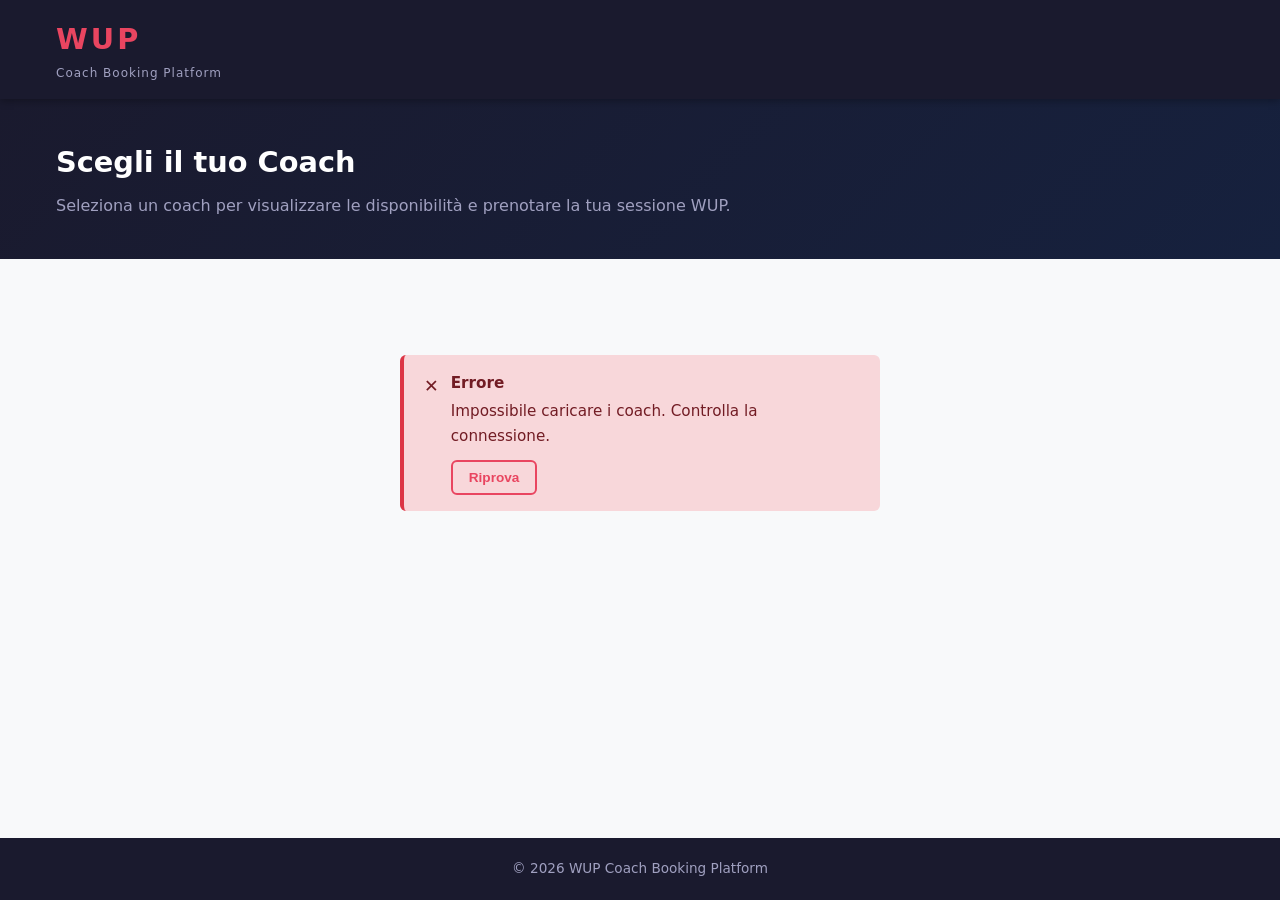
<file: web/index.html>
<!DOCTYPE html>
<html lang="it">
<head>
  <meta charset="UTF-8">
  <meta name="viewport" content="width=device-width, initial-scale=1.0">
  <title>WUP Coach Booking – Scegli il tuo Coach</title>
  <meta name="description" content="Prenota una sessione WUP con il tuo coach preferito.">
  <link rel="stylesheet" href="style.css">
</head>
<body>

  <header>
    <div class="container header-inner">
      <div>
        <div class="logo">WUP</div>
        <div class="logo-subtitle">Coach Booking Platform</div>
      </div>
    </div>
  </header>

  <div class="page-hero">
    <div class="container">
      <h1>Scegli il tuo Coach</h1>
      <p>Seleziona un coach per visualizzare le disponibilità e prenotare la tua sessione WUP.</p>
    </div>
  </div>

  <main>
    <div class="container">
      <div id="coaches-container">
        <!-- Stato iniziale: loading -->
        <div class="loading-overlay">
          <div class="spinner"></div>
          <p class="loading-text">Caricamento coach in corso...</p>
        </div>
      </div>
    </div>
  </main>

  <footer>
    <p>&copy; <span id="year"></span> WUP Coach Booking Platform</p>
  </footer>

  <script src="app.js"></script>
  <script>
    document.getElementById('year').textContent = new Date().getFullYear();
  </script>
</body>
</html>
</file>
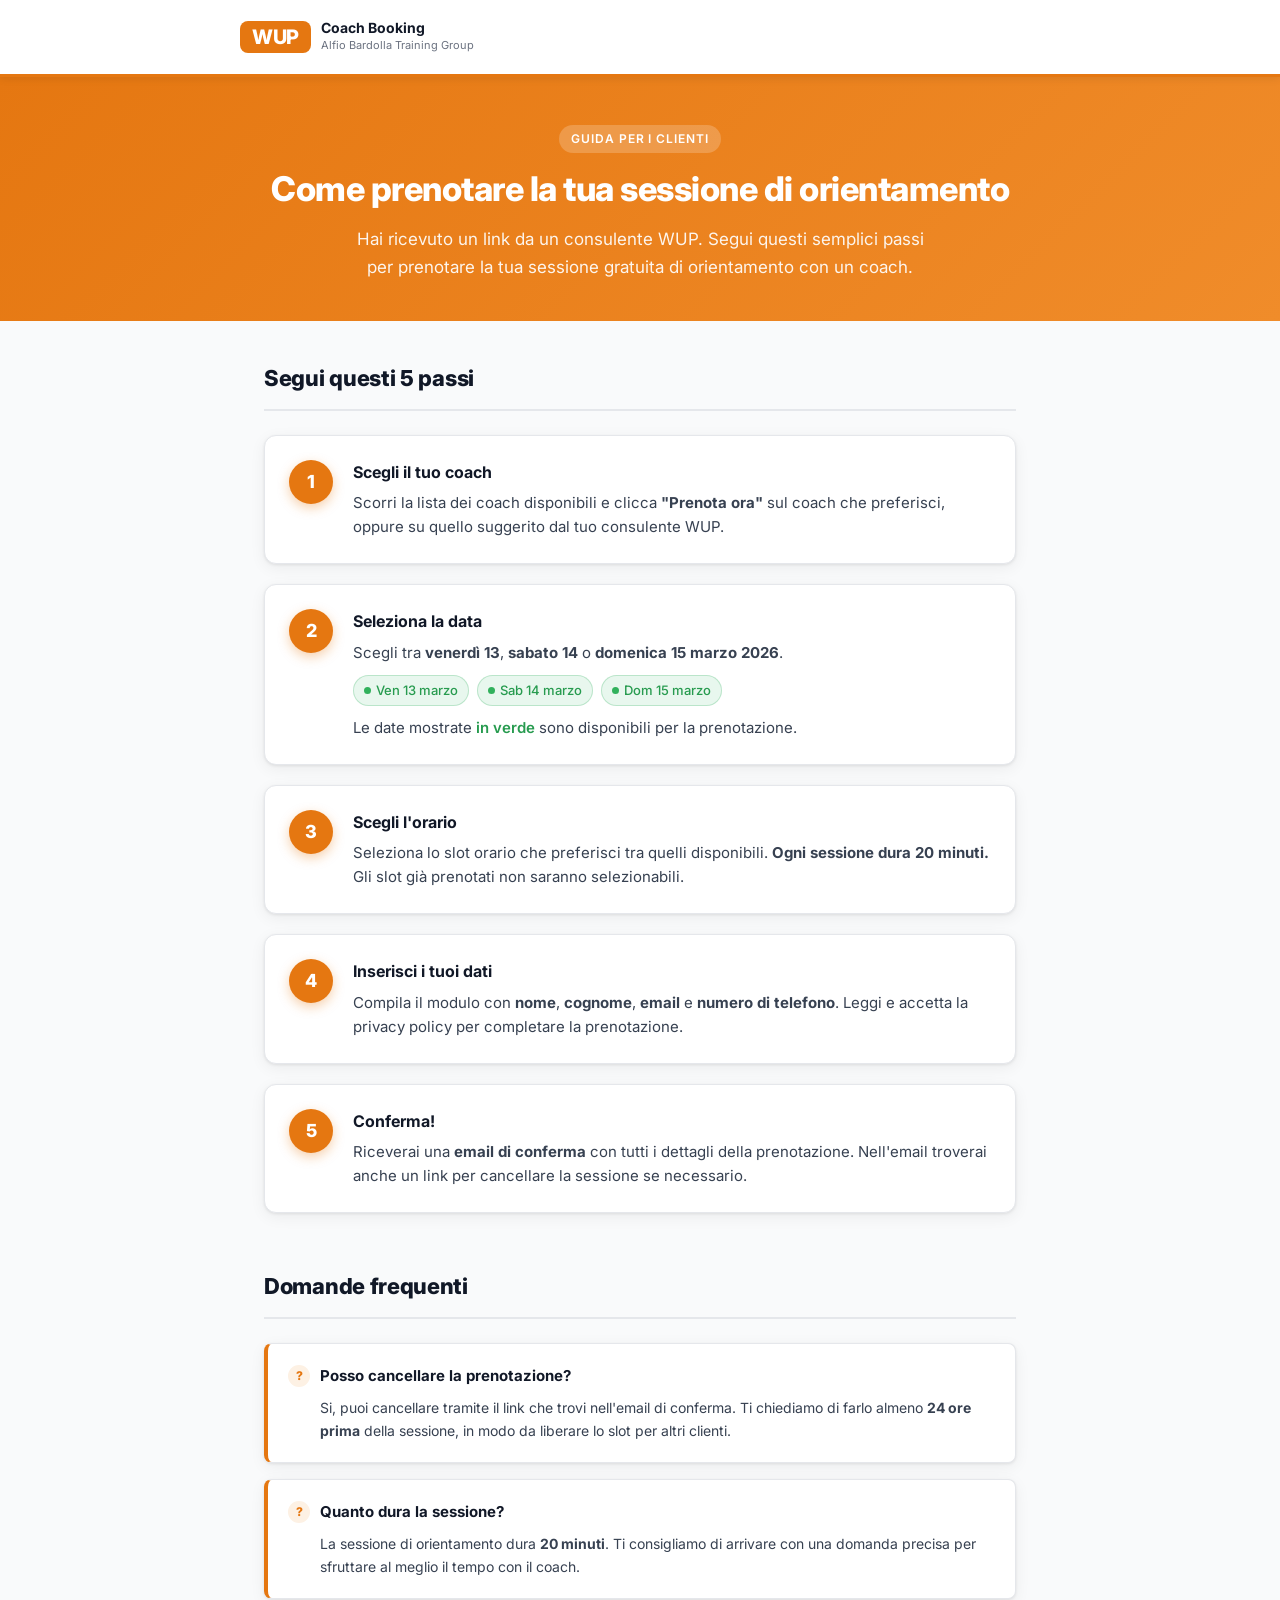
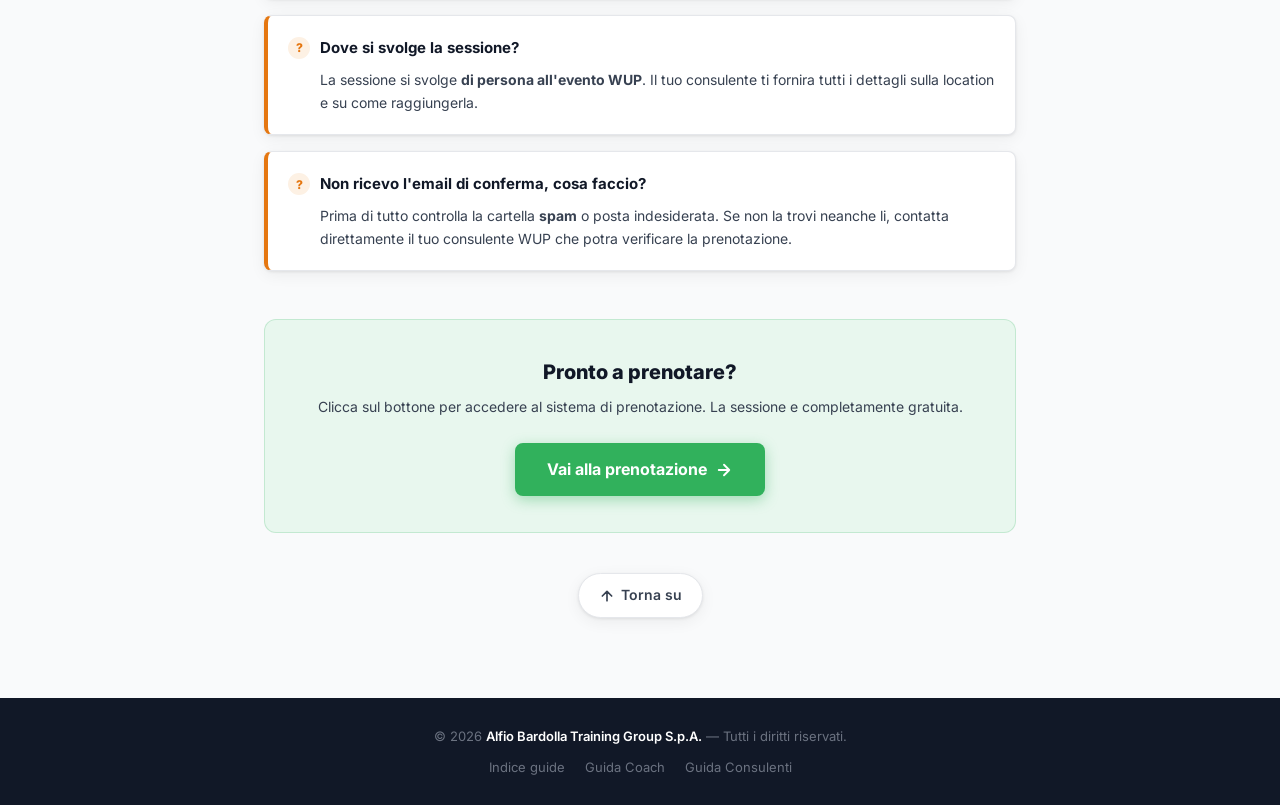
<file: docs/guida-clienti.html>
<!DOCTYPE html>
<html lang="it">
<head>
  <meta charset="UTF-8" />
  <meta name="viewport" content="width=device-width, initial-scale=1" />
  <title>Come prenotare la tua sessione — WUP Coach Booking</title>
  <meta name="description" content="Guida passo-passo per prenotare la tua sessione gratuita di orientamento con un coach WUP durante l'evento ABTG." />
  <link rel="preconnect" href="https://fonts.googleapis.com" />
  <link rel="preconnect" href="https://fonts.gstatic.com" crossorigin />
  <link href="https://fonts.googleapis.com/css2?family=Inter:wght@400;500;600;700;800&display=swap" rel="stylesheet" />
  <style>
    /* ── Reset & base ── */
    *, *::before, *::after { box-sizing: border-box; margin: 0; padding: 0; }

    :root {
      --orange: #E57711;
      --orange-light: #FDF1E4;
      --orange-dark: #C5650E;
      --green: #31B15C;
      --green-light: #E8F7EE;
      --green-dark: #279B4F;
      --white: #FFFFFF;
      --gray-50: #F9FAFB;
      --gray-100: #F3F4F6;
      --gray-200: #E5E7EB;
      --gray-500: #6B7280;
      --gray-700: #374151;
      --gray-900: #111827;
      --radius: 12px;
      --radius-sm: 8px;
      --shadow: 0 1px 3px rgba(0,0,0,.08), 0 4px 16px rgba(0,0,0,.06);
      --shadow-md: 0 4px 6px rgba(0,0,0,.07), 0 10px 30px rgba(0,0,0,.10);
    }

    html { scroll-behavior: smooth; }

    body {
      font-family: 'Inter', system-ui, -apple-system, sans-serif;
      font-size: 16px;
      line-height: 1.6;
      color: var(--gray-900);
      background: var(--gray-50);
      -webkit-font-smoothing: antialiased;
    }

    /* ── Header ── */
    .site-header {
      background: var(--white);
      border-bottom: 3px solid var(--orange);
      padding: 20px 24px;
      position: sticky;
      top: 0;
      z-index: 100;
      box-shadow: 0 2px 8px rgba(0,0,0,.08);
    }

    .header-inner {
      max-width: 800px;
      margin: 0 auto;
      display: flex;
      align-items: center;
      gap: 16px;
    }

    .logo {
      display: flex;
      align-items: center;
      gap: 10px;
      text-decoration: none;
    }

    .logo-badge {
      background: var(--orange);
      color: var(--white);
      font-size: 20px;
      font-weight: 800;
      letter-spacing: -0.5px;
      padding: 6px 12px;
      border-radius: var(--radius-sm);
      line-height: 1;
    }

    .logo-text {
      display: flex;
      flex-direction: column;
    }

    .logo-title {
      font-size: 14px;
      font-weight: 700;
      color: var(--gray-900);
      line-height: 1.2;
    }

    .logo-sub {
      font-size: 11px;
      color: var(--gray-500);
      font-weight: 400;
    }

    /* ── Hero ── */
    .hero {
      background: linear-gradient(135deg, var(--orange) 0%, #F08C2A 100%);
      color: var(--white);
      padding: 48px 24px 40px;
      text-align: center;
    }

    .hero-tag {
      display: inline-block;
      background: rgba(255,255,255,.2);
      color: var(--white);
      font-size: 12px;
      font-weight: 600;
      letter-spacing: 0.08em;
      text-transform: uppercase;
      padding: 4px 12px;
      border-radius: 99px;
      margin-bottom: 16px;
    }

    .hero h1 {
      font-size: clamp(22px, 5vw, 34px);
      font-weight: 800;
      line-height: 1.2;
      margin-bottom: 16px;
      letter-spacing: -0.5px;
    }

    .hero p {
      font-size: clamp(15px, 2.5vw, 17px);
      opacity: .92;
      max-width: 580px;
      margin: 0 auto;
      line-height: 1.65;
    }

    /* ── Main layout ── */
    .main {
      max-width: 800px;
      margin: 0 auto;
      padding: 40px 24px 80px;
    }

    /* ── Section titles ── */
    .section-title {
      font-size: clamp(18px, 3vw, 22px);
      font-weight: 800;
      color: var(--gray-900);
      margin-bottom: 24px;
      padding-bottom: 12px;
      border-bottom: 2px solid var(--gray-200);
      letter-spacing: -0.3px;
    }

    /* ── Steps ── */
    .steps {
      display: flex;
      flex-direction: column;
      gap: 20px;
      margin-bottom: 56px;
    }

    .step-card {
      background: var(--white);
      border-radius: var(--radius);
      padding: 24px;
      box-shadow: var(--shadow);
      display: flex;
      gap: 20px;
      align-items: flex-start;
      border: 1px solid var(--gray-200);
      transition: box-shadow .2s, transform .2s;
    }

    .step-card:hover {
      box-shadow: var(--shadow-md);
      transform: translateY(-2px);
    }

    .step-number {
      flex-shrink: 0;
      width: 44px;
      height: 44px;
      background: var(--orange);
      color: var(--white);
      border-radius: 50%;
      display: flex;
      align-items: center;
      justify-content: center;
      font-size: 18px;
      font-weight: 800;
      line-height: 1;
      box-shadow: 0 4px 12px rgba(229,119,17,.35);
    }

    .step-content {
      flex: 1;
    }

    .step-title {
      font-size: 16px;
      font-weight: 700;
      color: var(--gray-900);
      margin-bottom: 6px;
    }

    .step-desc {
      font-size: 15px;
      color: var(--gray-700);
      line-height: 1.6;
    }

    .step-desc .highlight {
      color: var(--green-dark);
      font-weight: 600;
    }

    /* ── Info chips ── */
    .info-chips {
      display: flex;
      flex-wrap: wrap;
      gap: 8px;
      margin-top: 10px;
    }

    .chip {
      display: inline-flex;
      align-items: center;
      gap: 5px;
      font-size: 13px;
      font-weight: 500;
      padding: 4px 10px;
      border-radius: 99px;
      background: var(--green-light);
      color: var(--green-dark);
      border: 1px solid rgba(49,177,92,.25);
    }

    .chip-dot {
      width: 7px;
      height: 7px;
      border-radius: 50%;
      background: var(--green);
    }

    /* ── FAQ ── */
    .faq-list {
      display: flex;
      flex-direction: column;
      gap: 16px;
      margin-bottom: 48px;
    }

    .faq-item {
      background: var(--white);
      border-radius: var(--radius-sm);
      border: 1px solid var(--gray-200);
      border-left: 4px solid var(--orange);
      padding: 20px 20px 20px 20px;
      box-shadow: var(--shadow);
    }

    .faq-question {
      font-size: 15px;
      font-weight: 700;
      color: var(--gray-900);
      margin-bottom: 8px;
      display: flex;
      align-items: flex-start;
      gap: 10px;
    }

    .faq-icon {
      flex-shrink: 0;
      width: 22px;
      height: 22px;
      background: var(--orange-light);
      color: var(--orange);
      border-radius: 50%;
      display: inline-flex;
      align-items: center;
      justify-content: center;
      font-size: 12px;
      font-weight: 800;
      margin-top: 1px;
    }

    .faq-answer {
      font-size: 14px;
      color: var(--gray-700);
      line-height: 1.65;
      padding-left: 32px;
    }

    /* ── CTA ── */
    .cta-section {
      text-align: center;
      background: var(--green-light);
      border: 1px solid rgba(49,177,92,.2);
      border-radius: var(--radius);
      padding: 36px 24px;
    }

    .cta-title {
      font-size: 20px;
      font-weight: 800;
      color: var(--gray-900);
      margin-bottom: 8px;
    }

    .cta-sub {
      font-size: 14px;
      color: var(--gray-700);
      margin-bottom: 24px;
    }

    .btn-cta {
      display: inline-flex;
      align-items: center;
      gap: 8px;
      background: var(--green);
      color: var(--white);
      font-family: 'Inter', sans-serif;
      font-size: 16px;
      font-weight: 700;
      padding: 14px 32px;
      border-radius: var(--radius-sm);
      text-decoration: none;
      border: none;
      cursor: pointer;
      box-shadow: 0 4px 14px rgba(49,177,92,.4);
      transition: background .2s, transform .2s, box-shadow .2s;
    }

    .btn-cta:hover, .btn-cta:focus-visible {
      background: var(--green-dark);
      transform: translateY(-2px);
      box-shadow: 0 6px 20px rgba(49,177,92,.45);
    }

    .btn-cta:active { transform: translateY(0); }

    .btn-cta:focus-visible { outline: 3px solid var(--green); outline-offset: 3px; }

    /* ── Back to top ── */
    .back-top {
      display: flex;
      justify-content: center;
      margin-top: 40px;
    }

    .btn-back-top {
      display: inline-flex;
      align-items: center;
      gap: 6px;
      background: var(--white);
      color: var(--gray-700);
      font-family: 'Inter', sans-serif;
      font-size: 14px;
      font-weight: 600;
      padding: 10px 20px;
      border-radius: 99px;
      border: 1px solid var(--gray-200);
      cursor: pointer;
      text-decoration: none;
      box-shadow: var(--shadow);
      transition: border-color .2s, color .2s, box-shadow .2s;
    }

    .btn-back-top:hover, .btn-back-top:focus-visible {
      border-color: var(--orange);
      color: var(--orange);
      box-shadow: var(--shadow-md);
    }

    .btn-back-top:focus-visible { outline: 3px solid var(--orange); outline-offset: 3px; }

    /* ── Footer ── */
    .site-footer {
      background: var(--gray-900);
      color: var(--gray-500);
      text-align: center;
      padding: 28px 24px;
      font-size: 13px;
    }

    .site-footer strong {
      color: var(--white);
      font-weight: 600;
    }

    .footer-links {
      margin-top: 10px;
      display: flex;
      justify-content: center;
      gap: 20px;
      flex-wrap: wrap;
    }

    .footer-links a {
      color: var(--gray-500);
      text-decoration: none;
      font-size: 13px;
      transition: color .2s;
    }

    .footer-links a:hover { color: var(--orange); }

    /* ── Responsive ── */
    @media (max-width: 520px) {
      .step-card { flex-direction: column; gap: 14px; }
      .step-number { width: 38px; height: 38px; font-size: 16px; }
    }
  </style>
</head>
<body>

  <!-- Header -->
  <header class="site-header" id="top">
    <div class="header-inner">
      <a href="index.html" class="logo" aria-label="WUP Coach Booking — Torna all'indice">
        <span class="logo-badge">WUP</span>
        <span class="logo-text">
          <span class="logo-title">Coach Booking</span>
          <span class="logo-sub">Alfio Bardolla Training Group</span>
        </span>
      </a>
    </div>
  </header>

  <!-- Hero -->
  <section class="hero" aria-labelledby="hero-title">
    <span class="hero-tag">Guida per i Clienti</span>
    <h1 id="hero-title">Come prenotare la tua sessione di orientamento</h1>
    <p>Hai ricevuto un link da un consulente WUP. Segui questi semplici passi per prenotare la tua sessione gratuita di orientamento con un coach.</p>
  </section>

  <!-- Main content -->
  <main class="main">

    <!-- Steps section -->
    <section aria-labelledby="steps-title">
      <h2 class="section-title" id="steps-title">Segui questi 5 passi</h2>

      <ol class="steps" aria-label="Passi per prenotare la sessione">

        <li class="step-card">
          <div class="step-number" aria-hidden="true">1</div>
          <div class="step-content">
            <p class="step-title">Scegli il tuo coach</p>
            <p class="step-desc">Scorri la lista dei coach disponibili e clicca <strong>"Prenota ora"</strong> sul coach che preferisci, oppure su quello suggerito dal tuo consulente WUP.</p>
          </div>
        </li>

        <li class="step-card">
          <div class="step-number" aria-hidden="true">2</div>
          <div class="step-content">
            <p class="step-title">Seleziona la data</p>
            <p class="step-desc">Scegli tra <strong>venerdì 13</strong>, <strong>sabato 14</strong> o <strong>domenica 15 marzo 2026</strong>.</p>
            <div class="info-chips" role="list" aria-label="Date disponibili">
              <span class="chip" role="listitem"><span class="chip-dot" aria-hidden="true"></span>Ven 13 marzo</span>
              <span class="chip" role="listitem"><span class="chip-dot" aria-hidden="true"></span>Sab 14 marzo</span>
              <span class="chip" role="listitem"><span class="chip-dot" aria-hidden="true"></span>Dom 15 marzo</span>
            </div>
            <p class="step-desc" style="margin-top:10px;">Le date mostrate <span class="highlight">in verde</span> sono disponibili per la prenotazione.</p>
          </div>
        </li>

        <li class="step-card">
          <div class="step-number" aria-hidden="true">3</div>
          <div class="step-content">
            <p class="step-title">Scegli l'orario</p>
            <p class="step-desc">Seleziona lo slot orario che preferisci tra quelli disponibili. <strong>Ogni sessione dura 20 minuti.</strong> Gli slot già prenotati non saranno selezionabili.</p>
          </div>
        </li>

        <li class="step-card">
          <div class="step-number" aria-hidden="true">4</div>
          <div class="step-content">
            <p class="step-title">Inserisci i tuoi dati</p>
            <p class="step-desc">Compila il modulo con <strong>nome</strong>, <strong>cognome</strong>, <strong>email</strong> e <strong>numero di telefono</strong>. Leggi e accetta la privacy policy per completare la prenotazione.</p>
          </div>
        </li>

        <li class="step-card">
          <div class="step-number" aria-hidden="true">5</div>
          <div class="step-content">
            <p class="step-title">Conferma!</p>
            <p class="step-desc">Riceverai una <strong>email di conferma</strong> con tutti i dettagli della prenotazione. Nell'email troverai anche un link per cancellare la sessione se necessario.</p>
          </div>
        </li>

      </ol>
    </section>

    <!-- FAQ section -->
    <section aria-labelledby="faq-title">
      <h2 class="section-title" id="faq-title">Domande frequenti</h2>

      <dl class="faq-list">

        <div class="faq-item">
          <dt class="faq-question">
            <span class="faq-icon" aria-hidden="true">?</span>
            Posso cancellare la prenotazione?
          </dt>
          <dd class="faq-answer">
            Si, puoi cancellare tramite il link che trovi nell'email di conferma. Ti chiediamo di farlo almeno <strong>24 ore prima</strong> della sessione, in modo da liberare lo slot per altri clienti.
          </dd>
        </div>

        <div class="faq-item">
          <dt class="faq-question">
            <span class="faq-icon" aria-hidden="true">?</span>
            Quanto dura la sessione?
          </dt>
          <dd class="faq-answer">
            La sessione di orientamento dura <strong>20 minuti</strong>. Ti consigliamo di arrivare con una domanda precisa per sfruttare al meglio il tempo con il coach.
          </dd>
        </div>

        <div class="faq-item">
          <dt class="faq-question">
            <span class="faq-icon" aria-hidden="true">?</span>
            Dove si svolge la sessione?
          </dt>
          <dd class="faq-answer">
            La sessione si svolge <strong>di persona all'evento WUP</strong>. Il tuo consulente ti fornira tutti i dettagli sulla location e su come raggiungerla.
          </dd>
        </div>

        <div class="faq-item">
          <dt class="faq-question">
            <span class="faq-icon" aria-hidden="true">?</span>
            Non ricevo l'email di conferma, cosa faccio?
          </dt>
          <dd class="faq-answer">
            Prima di tutto controlla la cartella <strong>spam</strong> o posta indesiderata. Se non la trovi neanche li, contatta direttamente il tuo consulente WUP che potra verificare la prenotazione.
          </dd>
        </div>

      </dl>
    </section>

    <!-- CTA section -->
    <section class="cta-section" aria-labelledby="cta-title">
      <h2 class="cta-title" id="cta-title">Pronto a prenotare?</h2>
      <p class="cta-sub">Clicca sul bottone per accedere al sistema di prenotazione. La sessione e completamente gratuita.</p>
      <a href="https://lp.alfiobardolla.com/prenotazione-wup/" class="btn-cta" aria-label="Vai al sistema di prenotazione WUP" target="_blank" rel="noopener">
        Vai alla prenotazione
        <svg width="18" height="18" viewBox="0 0 24 24" fill="none" stroke="currentColor" stroke-width="2.5" stroke-linecap="round" stroke-linejoin="round" aria-hidden="true"><path d="M5 12h14M12 5l7 7-7 7"/></svg>
      </a>
    </section>

    <!-- Back to top -->
    <div class="back-top">
      <a href="#top" class="btn-back-top" aria-label="Torna all'inizio della pagina">
        <svg width="16" height="16" viewBox="0 0 24 24" fill="none" stroke="currentColor" stroke-width="2.5" stroke-linecap="round" stroke-linejoin="round" aria-hidden="true"><path d="M12 19V5M5 12l7-7 7 7"/></svg>
        Torna su
      </a>
    </div>

  </main>

  <!-- Footer -->
  <footer class="site-footer">
    <p>&copy; 2026 <strong>Alfio Bardolla Training Group S.p.A.</strong> — Tutti i diritti riservati.</p>
    <nav class="footer-links" aria-label="Link del footer">
      <a href="index.html">Indice guide</a>
      <a href="guida-coach.html">Guida Coach</a>
      <a href="guida-venditori.html">Guida Consulenti</a>
    </nav>
  </footer>

</body>
</html>
</file>
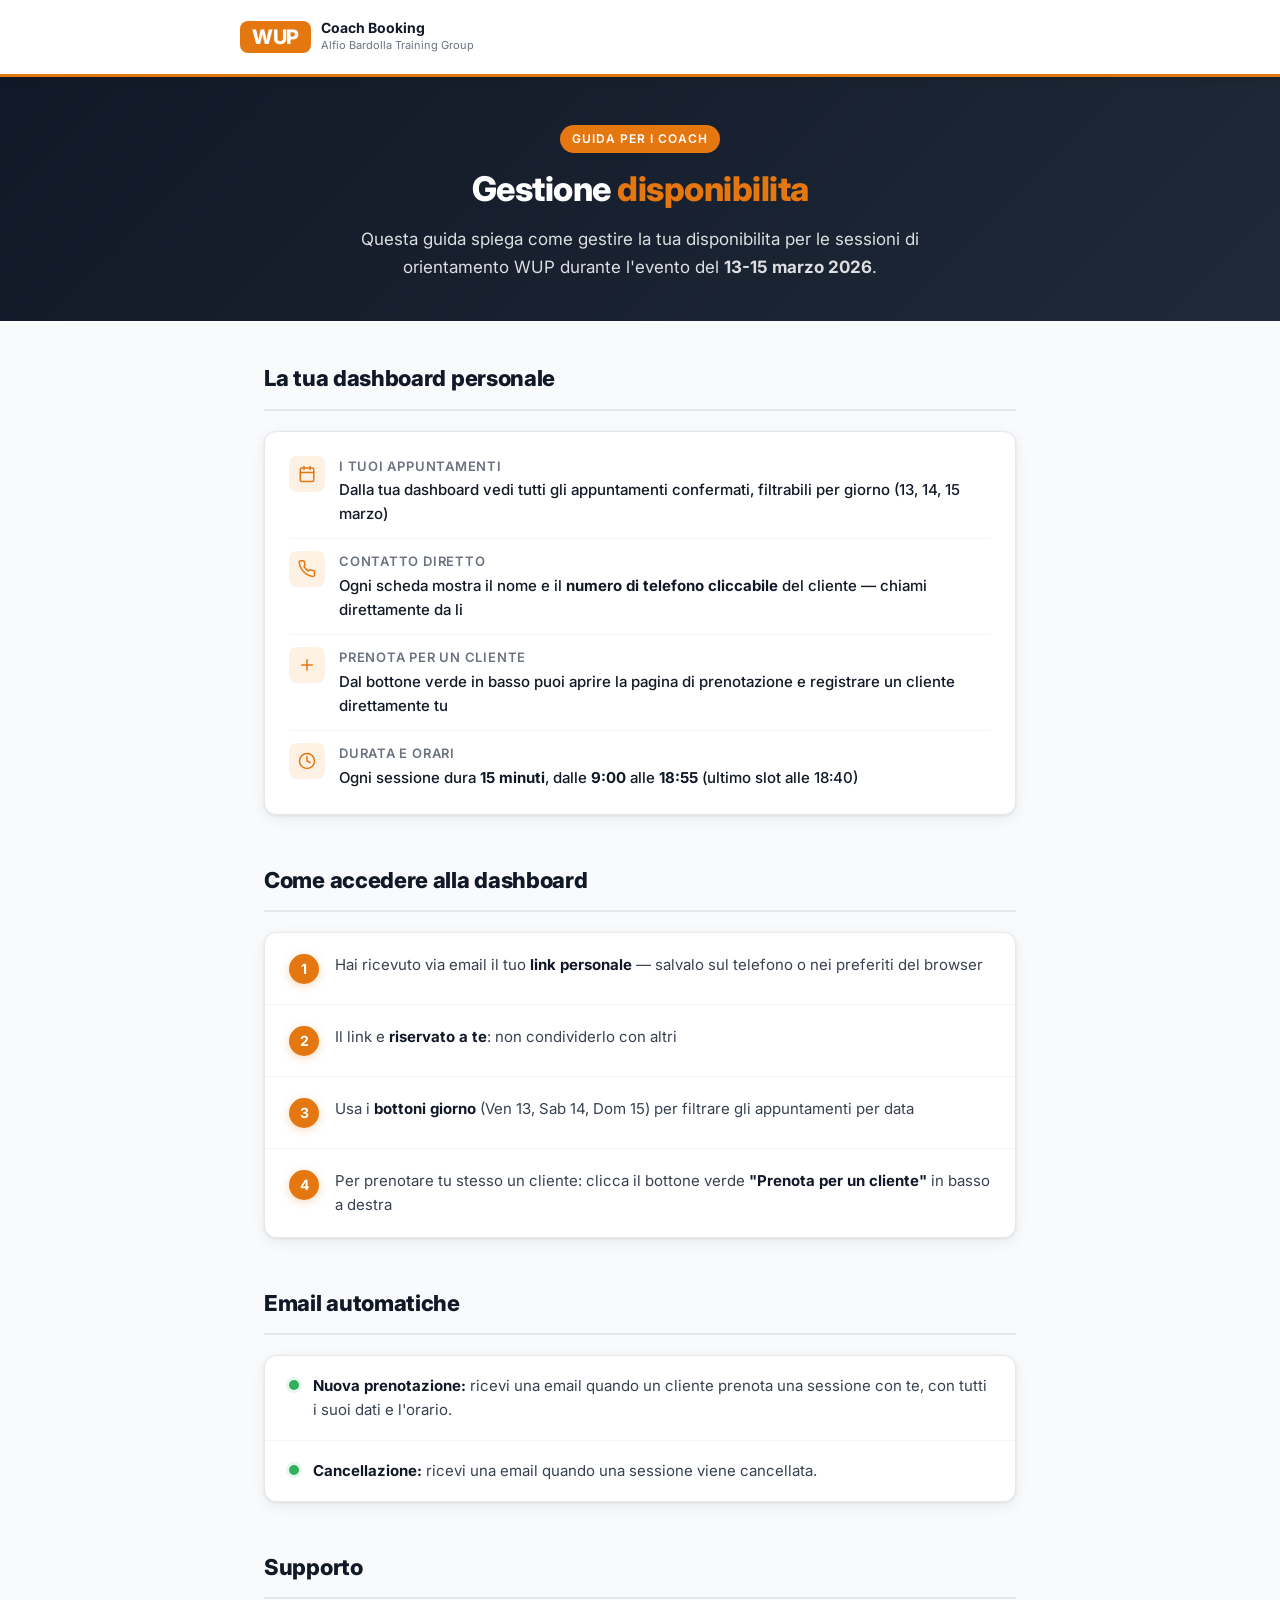
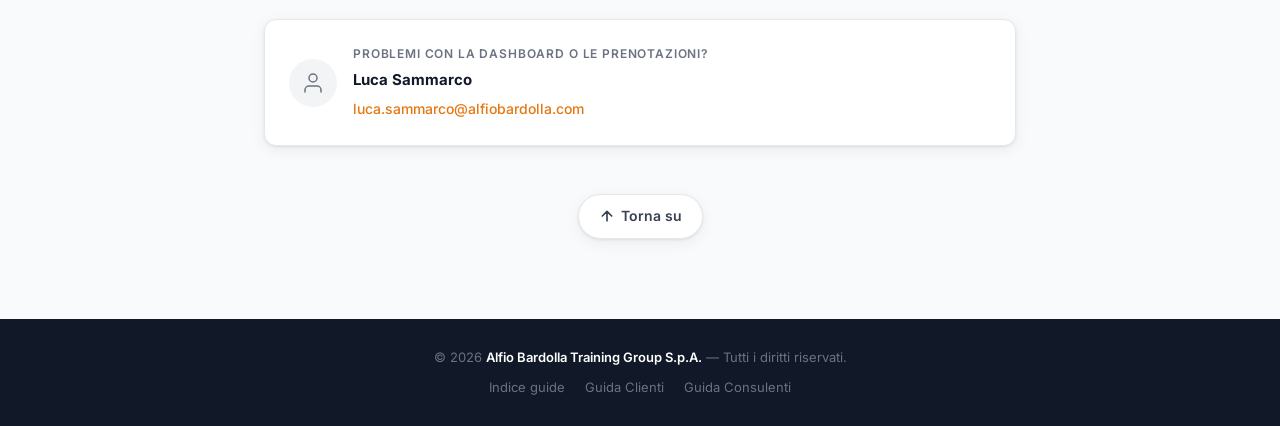
<file: docs/guida-coach.html>
<!DOCTYPE html>
<html lang="it">
<head>
  <meta charset="UTF-8" />
  <link rel="icon" href="data:image/svg+xml,<svg xmlns='http://www.w3.org/2000/svg' viewBox='0 0 100 100'><rect width='100' height='100' rx='20' fill='%23E57711'/><text x='50' y='68' font-size='60' font-weight='bold' font-family='Arial' fill='white' text-anchor='middle'>W</text></svg>">
  <meta name="viewport" content="width=device-width, initial-scale=1" />
  <title>Guida Coach — Gestione disponibilità | WUP Coach Booking</title>
  <meta name="description" content="Guida per i coach WUP: come gestire la disponibilità sul Google Calendar per le sessioni di orientamento dell'evento 13-15 marzo 2026." />
  <link rel="preconnect" href="https://fonts.googleapis.com" />
  <link rel="preconnect" href="https://fonts.gstatic.com" crossorigin />
  <link href="https://fonts.googleapis.com/css2?family=Inter:wght@400;500;600;700;800&display=swap" rel="stylesheet" />
  <style>
    /* ── Reset & base ── */
    *, *::before, *::after { box-sizing: border-box; margin: 0; padding: 0; }

    :root {
      --orange: #E57711;
      --orange-light: #FDF1E4;
      --orange-mid: #FDDDB6;
      --orange-dark: #C5650E;
      --green: #31B15C;
      --green-light: #E8F7EE;
      --green-dark: #279B4F;
      --white: #FFFFFF;
      --gray-50: #F9FAFB;
      --gray-100: #F3F4F6;
      --gray-200: #E5E7EB;
      --gray-500: #6B7280;
      --gray-700: #374151;
      --gray-900: #111827;
      --radius: 12px;
      --radius-sm: 8px;
      --shadow: 0 1px 3px rgba(0,0,0,.08), 0 4px 16px rgba(0,0,0,.06);
      --shadow-md: 0 4px 6px rgba(0,0,0,.07), 0 10px 30px rgba(0,0,0,.10);
    }

    html { scroll-behavior: smooth; }

    body {
      font-family: 'Inter', system-ui, -apple-system, sans-serif;
      font-size: 16px;
      line-height: 1.6;
      color: var(--gray-900);
      background: var(--gray-50);
      -webkit-font-smoothing: antialiased;
    }

    /* ── Header ── */
    .site-header {
      background: var(--white);
      border-bottom: 3px solid var(--orange);
      padding: 20px 24px;
      position: sticky;
      top: 0;
      z-index: 100;
      box-shadow: 0 2px 8px rgba(0,0,0,.08);
    }

    .header-inner {
      max-width: 800px;
      margin: 0 auto;
      display: flex;
      align-items: center;
      gap: 16px;
    }

    .logo {
      display: flex;
      align-items: center;
      gap: 10px;
      text-decoration: none;
    }

    .logo-badge {
      background: var(--orange);
      color: var(--white);
      font-size: 20px;
      font-weight: 800;
      letter-spacing: -0.5px;
      padding: 6px 12px;
      border-radius: var(--radius-sm);
      line-height: 1;
    }

    .logo-text {
      display: flex;
      flex-direction: column;
    }

    .logo-title {
      font-size: 14px;
      font-weight: 700;
      color: var(--gray-900);
      line-height: 1.2;
    }

    .logo-sub {
      font-size: 11px;
      color: var(--gray-500);
      font-weight: 400;
    }

    /* ── Hero ── */
    .hero {
      background: linear-gradient(135deg, var(--gray-900) 0%, #1F2937 100%);
      color: var(--white);
      padding: 48px 24px 40px;
      text-align: center;
    }

    .hero-tag {
      display: inline-block;
      background: var(--orange);
      color: var(--white);
      font-size: 12px;
      font-weight: 600;
      letter-spacing: 0.08em;
      text-transform: uppercase;
      padding: 4px 12px;
      border-radius: 99px;
      margin-bottom: 16px;
    }

    .hero h1 {
      font-size: clamp(22px, 5vw, 34px);
      font-weight: 800;
      line-height: 1.2;
      margin-bottom: 16px;
      letter-spacing: -0.5px;
    }

    .hero h1 span { color: var(--orange); }

    .hero p {
      font-size: clamp(15px, 2.5vw, 17px);
      opacity: .85;
      max-width: 580px;
      margin: 0 auto;
      line-height: 1.65;
    }

    /* ── Main layout ── */
    .main {
      max-width: 800px;
      margin: 0 auto;
      padding: 40px 24px 80px;
    }

    /* ── Section titles ── */
    .section-title {
      font-size: clamp(18px, 3vw, 22px);
      font-weight: 800;
      color: var(--gray-900);
      margin-bottom: 20px;
      padding-bottom: 12px;
      border-bottom: 2px solid var(--gray-200);
      letter-spacing: -0.3px;
    }

    .section-block {
      margin-bottom: 48px;
    }

    /* ── Info card ── */
    .info-card {
      background: var(--white);
      border-radius: var(--radius);
      border: 1px solid var(--gray-200);
      padding: 24px;
      box-shadow: var(--shadow);
      margin-bottom: 16px;
    }

    .info-row {
      display: flex;
      align-items: flex-start;
      gap: 14px;
      padding: 12px 0;
      border-bottom: 1px solid var(--gray-100);
    }

    .info-row:last-child { border-bottom: none; padding-bottom: 0; }
    .info-row:first-child { padding-top: 0; }

    .info-icon {
      flex-shrink: 0;
      width: 36px;
      height: 36px;
      background: var(--orange-light);
      border-radius: var(--radius-sm);
      display: flex;
      align-items: center;
      justify-content: center;
      color: var(--orange);
    }

    .info-body {
      flex: 1;
    }

    .info-label {
      font-size: 13px;
      font-weight: 600;
      color: var(--gray-500);
      text-transform: uppercase;
      letter-spacing: 0.06em;
      margin-bottom: 2px;
    }

    .info-value {
      font-size: 15px;
      color: var(--gray-900);
      font-weight: 500;
    }

    .info-value code {
      background: var(--gray-100);
      padding: 2px 8px;
      border-radius: 4px;
      font-family: 'SFMono-Regular', Consolas, monospace;
      font-size: 13px;
      color: var(--orange-dark);
    }

    /* ── Numbered steps ── */
    .steps-list {
      display: flex;
      flex-direction: column;
      gap: 0;
      background: var(--white);
      border-radius: var(--radius);
      border: 1px solid var(--gray-200);
      box-shadow: var(--shadow);
      overflow: hidden;
    }

    .step-item {
      display: flex;
      align-items: flex-start;
      gap: 16px;
      padding: 20px 24px;
      border-bottom: 1px solid var(--gray-100);
      transition: background .15s;
    }

    .step-item:last-child { border-bottom: none; }
    .step-item:hover { background: var(--gray-50); }

    .step-num {
      flex-shrink: 0;
      width: 30px;
      height: 30px;
      background: var(--orange);
      color: var(--white);
      border-radius: 50%;
      display: flex;
      align-items: center;
      justify-content: center;
      font-size: 14px;
      font-weight: 700;
      margin-top: 1px;
      box-shadow: 0 2px 8px rgba(229,119,17,.3);
    }

    .step-text {
      flex: 1;
      font-size: 15px;
      color: var(--gray-700);
      line-height: 1.6;
    }

    .step-text strong { color: var(--gray-900); }

    /* ── Notification list ── */
    .notif-list {
      background: var(--white);
      border-radius: var(--radius);
      border: 1px solid var(--gray-200);
      box-shadow: var(--shadow);
      overflow: hidden;
    }

    .notif-item {
      display: flex;
      align-items: flex-start;
      gap: 14px;
      padding: 18px 24px;
      border-bottom: 1px solid var(--gray-100);
    }

    .notif-item:last-child { border-bottom: none; }

    .notif-dot {
      flex-shrink: 0;
      width: 10px;
      height: 10px;
      border-radius: 50%;
      background: var(--green);
      margin-top: 6px;
      box-shadow: 0 0 0 3px var(--green-light);
    }

    .notif-text {
      flex: 1;
      font-size: 15px;
      color: var(--gray-700);
      line-height: 1.6;
    }

    .notif-text strong { color: var(--gray-900); }

    /* ── Warning box ── */
    .warning-box {
      background: var(--orange-light);
      border: 1px solid var(--orange-mid);
      border-left: 5px solid var(--orange);
      border-radius: var(--radius-sm);
      padding: 20px 20px 20px 20px;
      display: flex;
      align-items: flex-start;
      gap: 14px;
    }

    .warning-icon {
      flex-shrink: 0;
      color: var(--orange);
      margin-top: 2px;
    }

    .warning-body {}

    .warning-title {
      font-size: 14px;
      font-weight: 700;
      color: var(--orange-dark);
      margin-bottom: 6px;
    }

    .warning-text {
      font-size: 14px;
      color: #7A4A10;
      line-height: 1.65;
    }

    /* ── Contact box ── */
    .contact-box {
      background: var(--white);
      border-radius: var(--radius);
      border: 1px solid var(--gray-200);
      padding: 24px;
      box-shadow: var(--shadow);
      display: flex;
      align-items: center;
      gap: 16px;
    }

    .contact-avatar {
      flex-shrink: 0;
      width: 48px;
      height: 48px;
      background: var(--gray-100);
      border-radius: 50%;
      display: flex;
      align-items: center;
      justify-content: center;
      color: var(--gray-500);
    }

    .contact-info { flex: 1; }

    .contact-label {
      font-size: 12px;
      font-weight: 600;
      color: var(--gray-500);
      text-transform: uppercase;
      letter-spacing: 0.07em;
      margin-bottom: 4px;
    }

    .contact-name {
      font-size: 15px;
      font-weight: 700;
      color: var(--gray-900);
      margin-bottom: 4px;
    }

    .contact-email {
      font-size: 14px;
      color: var(--orange);
      text-decoration: none;
      font-weight: 500;
    }

    .contact-email:hover { text-decoration: underline; }

    /* ── Back to top ── */
    .back-top {
      display: flex;
      justify-content: center;
      margin-top: 40px;
    }

    .btn-back-top {
      display: inline-flex;
      align-items: center;
      gap: 6px;
      background: var(--white);
      color: var(--gray-700);
      font-family: 'Inter', sans-serif;
      font-size: 14px;
      font-weight: 600;
      padding: 10px 20px;
      border-radius: 99px;
      border: 1px solid var(--gray-200);
      cursor: pointer;
      text-decoration: none;
      box-shadow: var(--shadow);
      transition: border-color .2s, color .2s, box-shadow .2s;
    }

    .btn-back-top:hover, .btn-back-top:focus-visible {
      border-color: var(--orange);
      color: var(--orange);
      box-shadow: var(--shadow-md);
    }

    .btn-back-top:focus-visible { outline: 3px solid var(--orange); outline-offset: 3px; }

    /* ── Footer ── */
    .site-footer {
      background: var(--gray-900);
      color: var(--gray-500);
      text-align: center;
      padding: 28px 24px;
      font-size: 13px;
    }

    .site-footer strong { color: var(--white); font-weight: 600; }

    .footer-links {
      margin-top: 10px;
      display: flex;
      justify-content: center;
      gap: 20px;
      flex-wrap: wrap;
    }

    .footer-links a {
      color: var(--gray-500);
      text-decoration: none;
      font-size: 13px;
      transition: color .2s;
    }

    .footer-links a:hover { color: var(--orange); }

    /* ── Responsive ── */
    @media (max-width: 520px) {
      .step-item { padding: 16px 18px; }
      .info-card { padding: 18px; }
      .contact-box { flex-direction: column; text-align: center; }
    }
  </style>
</head>
<body>

  <!-- Header -->
  <header class="site-header" id="top">
    <div class="header-inner">
      <a href="index.html" class="logo" aria-label="WUP Coach Booking — Torna all'indice">
        <span class="logo-badge">WUP</span>
        <span class="logo-text">
          <span class="logo-title">Coach Booking</span>
          <span class="logo-sub">Alfio Bardolla Training Group</span>
        </span>
      </a>
    </div>
  </header>

  <!-- Hero -->
  <section class="hero" aria-labelledby="hero-title">
    <span class="hero-tag">Guida per i Coach</span>
    <h1 id="hero-title">Gestione <span>disponibilita</span></h1>
    <p>Questa guida spiega come gestire la tua disponibilita per le sessioni di orientamento WUP durante l'evento del <strong>13-15 marzo 2026</strong>.</p>
  </section>

  <!-- Main content -->
  <main class="main">

    <!-- Dashboard personale -->
    <section class="section-block" aria-labelledby="dashboard-title">
      <h2 class="section-title" id="dashboard-title">La tua dashboard personale</h2>

      <div class="info-card" role="list" aria-label="Cosa puoi fare dalla dashboard">

        <div class="info-row" role="listitem">
          <div class="info-icon" aria-hidden="true">
            <svg width="18" height="18" viewBox="0 0 24 24" fill="none" stroke="currentColor" stroke-width="2" stroke-linecap="round" stroke-linejoin="round"><rect x="3" y="4" width="18" height="18" rx="2"/><line x1="16" y1="2" x2="16" y2="6"/><line x1="8" y1="2" x2="8" y2="6"/><line x1="3" y1="10" x2="21" y2="10"/></svg>
          </div>
          <div class="info-body">
            <p class="info-label">I tuoi appuntamenti</p>
            <p class="info-value">Dalla tua dashboard vedi tutti gli appuntamenti confermati, filtrabili per giorno (13, 14, 15 marzo)</p>
          </div>
        </div>

        <div class="info-row" role="listitem">
          <div class="info-icon" aria-hidden="true">
            <svg width="18" height="18" viewBox="0 0 24 24" fill="none" stroke="currentColor" stroke-width="2" stroke-linecap="round" stroke-linejoin="round"><path d="M22 16.92v3a2 2 0 0 1-2.18 2 19.79 19.79 0 0 1-8.63-3.07A19.5 19.5 0 0 1 4.69 12 19.79 19.79 0 0 1 1.61 3.35 2 2 0 0 1 3.6 1h3a2 2 0 0 1 2 1.72c.127.96.361 1.903.7 2.81a2 2 0 0 1-.45 2.11L7.91 8.6a16 16 0 0 0 6.08 6.08l.96-.96a2 2 0 0 1 2.11-.45c.907.339 1.85.573 2.81.7A2 2 0 0 1 22 16.92z"/></svg>
          </div>
          <div class="info-body">
            <p class="info-label">Contatto diretto</p>
            <p class="info-value">Ogni scheda mostra il nome e il <strong>numero di telefono cliccabile</strong> del cliente — chiami direttamente da li</p>
          </div>
        </div>

        <div class="info-row" role="listitem">
          <div class="info-icon" aria-hidden="true">
            <svg width="18" height="18" viewBox="0 0 24 24" fill="none" stroke="currentColor" stroke-width="2" stroke-linecap="round" stroke-linejoin="round"><line x1="12" y1="5" x2="12" y2="19"/><line x1="5" y1="12" x2="19" y2="12"/></svg>
          </div>
          <div class="info-body">
            <p class="info-label">Prenota per un cliente</p>
            <p class="info-value">Dal bottone verde in basso puoi aprire la pagina di prenotazione e registrare un cliente direttamente tu</p>
          </div>
        </div>

        <div class="info-row" role="listitem">
          <div class="info-icon" aria-hidden="true">
            <svg width="18" height="18" viewBox="0 0 24 24" fill="none" stroke="currentColor" stroke-width="2" stroke-linecap="round" stroke-linejoin="round"><circle cx="12" cy="12" r="10"/><polyline points="12 6 12 12 16 14"/></svg>
          </div>
          <div class="info-body">
            <p class="info-label">Durata e orari</p>
            <p class="info-value">Ogni sessione dura <strong>15 minuti</strong>, dalle <strong>9:00</strong> alle <strong>18:55</strong> (ultimo slot alle 18:40)</p>
          </div>
        </div>

      </div>
    </section>

    <!-- Come usare il link -->
    <section class="section-block" aria-labelledby="link-title">
      <h2 class="section-title" id="link-title">Come accedere alla dashboard</h2>

      <ol class="steps-list">
        <li class="step-item">
          <span class="step-num" aria-hidden="true">1</span>
          <span class="step-text">Hai ricevuto via email il tuo <strong>link personale</strong> — salvalo sul telefono o nei preferiti del browser</span>
        </li>
        <li class="step-item">
          <span class="step-num" aria-hidden="true">2</span>
          <span class="step-text">Il link e <strong>riservato a te</strong>: non condividerlo con altri</span>
        </li>
        <li class="step-item">
          <span class="step-num" aria-hidden="true">3</span>
          <span class="step-text">Usa i <strong>bottoni giorno</strong> (Ven 13, Sab 14, Dom 15) per filtrare gli appuntamenti per data</span>
        </li>
        <li class="step-item">
          <span class="step-num" aria-hidden="true">4</span>
          <span class="step-text">Per prenotare tu stesso un cliente: clicca il bottone verde <strong>"Prenota per un cliente"</strong> in basso a destra</span>
        </li>
      </ol>
    </section>

    <!-- Notifiche email -->
    <section class="section-block" aria-labelledby="notif-title">
      <h2 class="section-title" id="notif-title">Email automatiche</h2>

      <div class="notif-list" role="list">
        <div class="notif-item" role="listitem">
          <span class="notif-dot" aria-hidden="true"></span>
          <p class="notif-text"><strong>Nuova prenotazione:</strong> ricevi una email quando un cliente prenota una sessione con te, con tutti i suoi dati e l'orario.</p>
        </div>
        <div class="notif-item" role="listitem">
          <span class="notif-dot" aria-hidden="true"></span>
          <p class="notif-text"><strong>Cancellazione:</strong> ricevi una email quando una sessione viene cancellata.</p>
        </div>
      </div>
    </section>

    <!-- Contatto admin -->
    <section class="section-block" aria-labelledby="contact-title">
      <h2 class="section-title" id="contact-title">Supporto</h2>

      <div class="contact-box">
        <div class="contact-avatar" aria-hidden="true">
          <svg width="24" height="24" viewBox="0 0 24 24" fill="none" stroke="currentColor" stroke-width="1.5" stroke-linecap="round" stroke-linejoin="round"><path d="M20 21v-2a4 4 0 0 0-4-4H8a4 4 0 0 0-4 4v2"/><circle cx="12" cy="7" r="4"/></svg>
        </div>
        <div class="contact-info">
          <p class="contact-label">Problemi con la dashboard o le prenotazioni?</p>
          <p class="contact-name">Luca Sammarco</p>
          <a href="mailto:luca.sammarco@alfiobardolla.com" class="contact-email">luca.sammarco@alfiobardolla.com</a>
        </div>
      </div>
    </section>

    <!-- Back to top -->
    <div class="back-top">
      <a href="#top" class="btn-back-top" aria-label="Torna all'inizio della pagina">
        <svg width="16" height="16" viewBox="0 0 24 24" fill="none" stroke="currentColor" stroke-width="2.5" stroke-linecap="round" stroke-linejoin="round" aria-hidden="true"><path d="M12 19V5M5 12l7-7 7 7"/></svg>
        Torna su
      </a>
    </div>

  </main>

  <!-- Footer -->
  <footer class="site-footer">
    <p>&copy; 2026 <strong>Alfio Bardolla Training Group S.p.A.</strong> — Tutti i diritti riservati.</p>
    <nav class="footer-links" aria-label="Link del footer">
      <a href="index.html">Indice guide</a>
      <a href="guida-clienti.html">Guida Clienti</a>
      <a href="guida-venditori.html">Guida Consulenti</a>
    </nav>
  </footer>

</body>
</html>
</file>
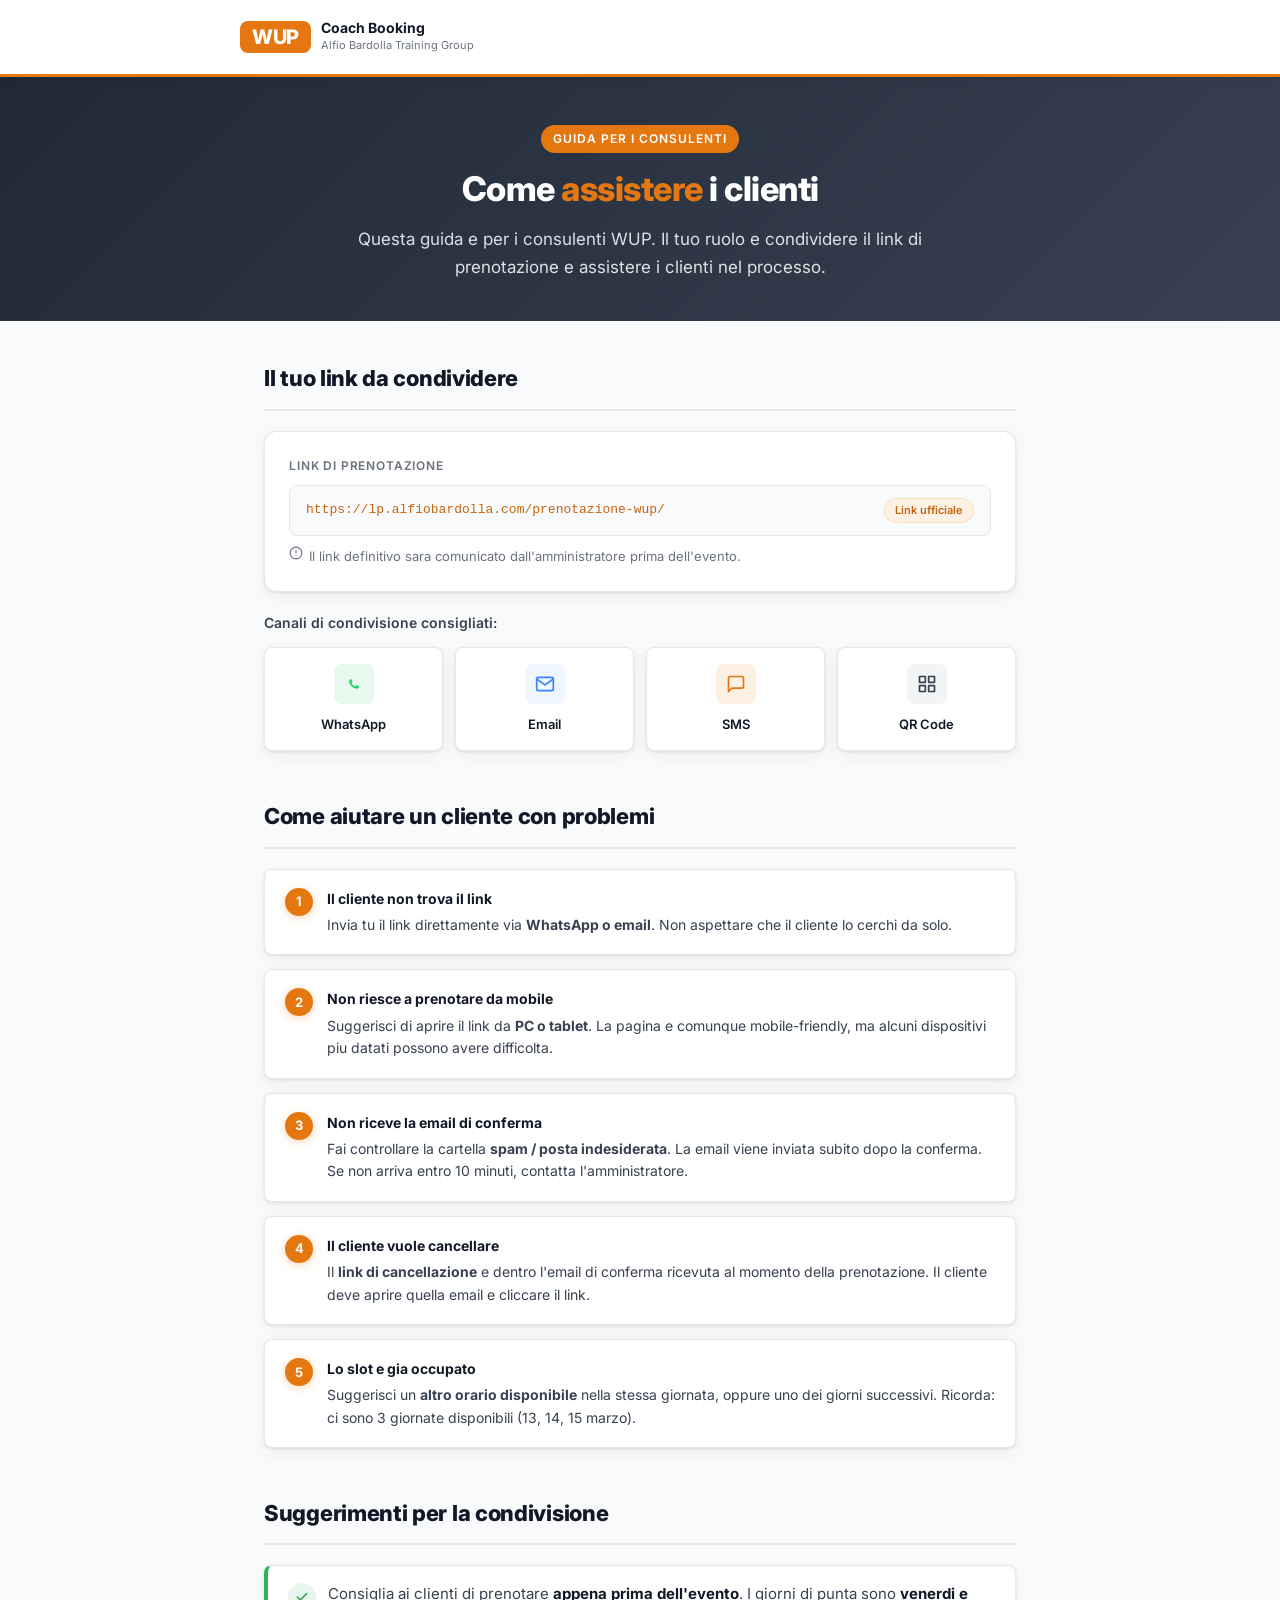
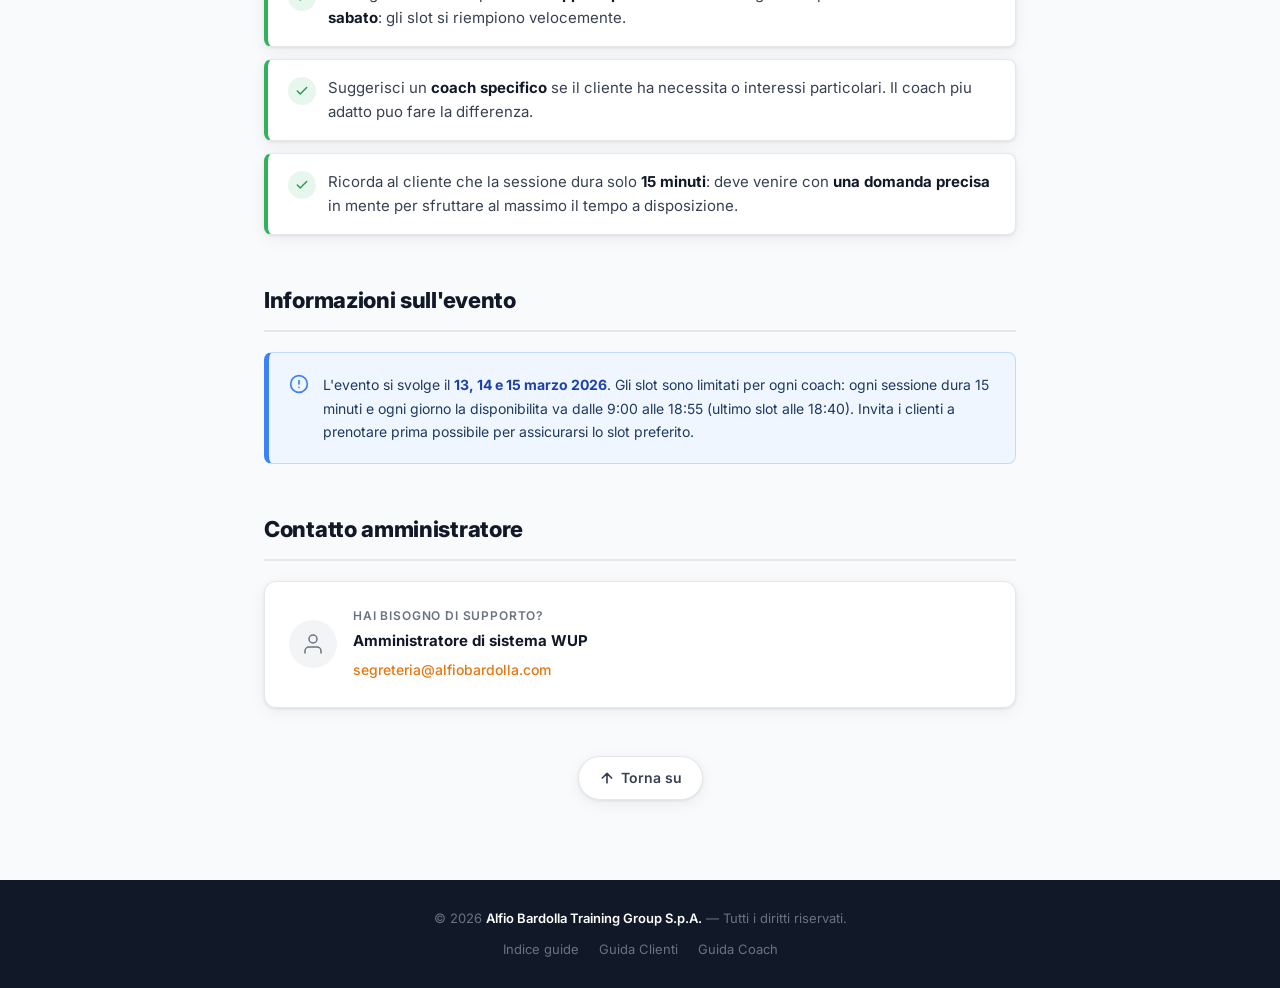
<file: docs/guida-venditori.html>
<!DOCTYPE html>
<html lang="it">
<head>
  <meta charset="UTF-8" />
  <link rel="icon" href="data:image/svg+xml,<svg xmlns='http://www.w3.org/2000/svg' viewBox='0 0 100 100'><rect width='100' height='100' rx='20' fill='%23E57711'/><text x='50' y='68' font-size='60' font-weight='bold' font-family='Arial' fill='white' text-anchor='middle'>W</text></svg>">
  <meta name="viewport" content="width=device-width, initial-scale=1" />
  <title>Guida Consulenti — Come assistere i clienti | WUP Coach Booking</title>
  <meta name="description" content="Guida per i consulenti WUP: come condividere il link di prenotazione e assistere i clienti nel processo di prenotazione." />
  <link rel="preconnect" href="https://fonts.googleapis.com" />
  <link rel="preconnect" href="https://fonts.gstatic.com" crossorigin />
  <link href="https://fonts.googleapis.com/css2?family=Inter:wght@400;500;600;700;800&display=swap" rel="stylesheet" />
  <style>
    /* ── Reset & base ── */
    *, *::before, *::after { box-sizing: border-box; margin: 0; padding: 0; }

    :root {
      --orange: #E57711;
      --orange-light: #FDF1E4;
      --orange-mid: #FDDDB6;
      --orange-dark: #C5650E;
      --green: #31B15C;
      --green-light: #E8F7EE;
      --green-dark: #279B4F;
      --blue-light: #EFF6FF;
      --blue: #3B82F6;
      --white: #FFFFFF;
      --gray-50: #F9FAFB;
      --gray-100: #F3F4F6;
      --gray-200: #E5E7EB;
      --gray-500: #6B7280;
      --gray-700: #374151;
      --gray-900: #111827;
      --radius: 12px;
      --radius-sm: 8px;
      --shadow: 0 1px 3px rgba(0,0,0,.08), 0 4px 16px rgba(0,0,0,.06);
      --shadow-md: 0 4px 6px rgba(0,0,0,.07), 0 10px 30px rgba(0,0,0,.10);
    }

    html { scroll-behavior: smooth; }

    body {
      font-family: 'Inter', system-ui, -apple-system, sans-serif;
      font-size: 16px;
      line-height: 1.6;
      color: var(--gray-900);
      background: var(--gray-50);
      -webkit-font-smoothing: antialiased;
    }

    /* ── Header ── */
    .site-header {
      background: var(--white);
      border-bottom: 3px solid var(--orange);
      padding: 20px 24px;
      position: sticky;
      top: 0;
      z-index: 100;
      box-shadow: 0 2px 8px rgba(0,0,0,.08);
    }

    .header-inner {
      max-width: 800px;
      margin: 0 auto;
      display: flex;
      align-items: center;
      gap: 16px;
    }

    .logo {
      display: flex;
      align-items: center;
      gap: 10px;
      text-decoration: none;
    }

    .logo-badge {
      background: var(--orange);
      color: var(--white);
      font-size: 20px;
      font-weight: 800;
      letter-spacing: -0.5px;
      padding: 6px 12px;
      border-radius: var(--radius-sm);
      line-height: 1;
    }

    .logo-text {
      display: flex;
      flex-direction: column;
    }

    .logo-title {
      font-size: 14px;
      font-weight: 700;
      color: var(--gray-900);
      line-height: 1.2;
    }

    .logo-sub {
      font-size: 11px;
      color: var(--gray-500);
      font-weight: 400;
    }

    /* ── Hero ── */
    .hero {
      background: linear-gradient(135deg, #1F2937 0%, #374151 100%);
      color: var(--white);
      padding: 48px 24px 40px;
      text-align: center;
    }

    .hero-tag {
      display: inline-block;
      background: var(--orange);
      color: var(--white);
      font-size: 12px;
      font-weight: 600;
      letter-spacing: 0.08em;
      text-transform: uppercase;
      padding: 4px 12px;
      border-radius: 99px;
      margin-bottom: 16px;
    }

    .hero h1 {
      font-size: clamp(22px, 5vw, 34px);
      font-weight: 800;
      line-height: 1.2;
      margin-bottom: 16px;
      letter-spacing: -0.5px;
    }

    .hero h1 span { color: var(--orange); }

    .hero p {
      font-size: clamp(15px, 2.5vw, 17px);
      opacity: .85;
      max-width: 580px;
      margin: 0 auto;
      line-height: 1.65;
    }

    /* ── Main layout ── */
    .main {
      max-width: 800px;
      margin: 0 auto;
      padding: 40px 24px 80px;
    }

    /* ── Section titles ── */
    .section-title {
      font-size: clamp(18px, 3vw, 22px);
      font-weight: 800;
      color: var(--gray-900);
      margin-bottom: 20px;
      padding-bottom: 12px;
      border-bottom: 2px solid var(--gray-200);
      letter-spacing: -0.3px;
    }

    .section-block { margin-bottom: 48px; }

    /* ── Link box ── */
    .link-box {
      background: var(--white);
      border-radius: var(--radius);
      border: 1px solid var(--gray-200);
      padding: 24px;
      box-shadow: var(--shadow);
      margin-bottom: 20px;
    }

    .link-box-label {
      font-size: 12px;
      font-weight: 600;
      color: var(--gray-500);
      text-transform: uppercase;
      letter-spacing: 0.07em;
      margin-bottom: 10px;
    }

    .link-display {
      display: flex;
      align-items: center;
      gap: 12px;
      background: var(--gray-50);
      border: 1px solid var(--gray-200);
      border-radius: var(--radius-sm);
      padding: 12px 16px;
      flex-wrap: wrap;
    }

    .link-url {
      flex: 1;
      font-family: 'SFMono-Regular', Consolas, monospace;
      font-size: 13px;
      color: var(--orange-dark);
      word-break: break-all;
      min-width: 0;
    }

    .link-badge {
      flex-shrink: 0;
      font-size: 11px;
      font-weight: 600;
      padding: 3px 10px;
      border-radius: 99px;
      background: var(--orange-light);
      color: var(--orange-dark);
      border: 1px solid var(--orange-mid);
      white-space: nowrap;
    }

    .link-note {
      font-size: 13px;
      color: var(--gray-500);
      margin-top: 10px;
      display: flex;
      align-items: flex-start;
      gap: 6px;
    }

    /* ── Share methods ── */
    .share-grid {
      display: grid;
      grid-template-columns: repeat(auto-fit, minmax(140px, 1fr));
      gap: 12px;
    }

    .share-card {
      background: var(--white);
      border: 1px solid var(--gray-200);
      border-radius: var(--radius-sm);
      padding: 16px;
      text-align: center;
      box-shadow: var(--shadow);
      transition: border-color .2s, box-shadow .2s;
    }

    .share-card:hover { border-color: var(--orange); box-shadow: var(--shadow-md); }

    .share-card-icon {
      width: 40px;
      height: 40px;
      margin: 0 auto 10px;
      border-radius: var(--radius-sm);
      display: flex;
      align-items: center;
      justify-content: center;
    }

    .share-card-icon.wa { background: #E7F9EE; color: #25D366; }
    .share-card-icon.email { background: var(--blue-light); color: var(--blue); }
    .share-card-icon.sms { background: var(--orange-light); color: var(--orange); }
    .share-card-icon.qr { background: var(--gray-100); color: var(--gray-700); }

    .share-card-name {
      font-size: 13px;
      font-weight: 600;
      color: var(--gray-900);
    }

    /* ── Problem steps ── */
    .problem-list {
      display: flex;
      flex-direction: column;
      gap: 14px;
    }

    .problem-item {
      background: var(--white);
      border: 1px solid var(--gray-200);
      border-radius: var(--radius-sm);
      padding: 18px 20px;
      box-shadow: var(--shadow);
      display: grid;
      grid-template-columns: auto 1fr;
      gap: 14px;
      align-items: start;
    }

    .problem-num {
      width: 28px;
      height: 28px;
      background: var(--orange);
      color: var(--white);
      border-radius: 50%;
      display: flex;
      align-items: center;
      justify-content: center;
      font-size: 13px;
      font-weight: 700;
      flex-shrink: 0;
      box-shadow: 0 2px 8px rgba(229,119,17,.3);
    }

    .problem-content { flex: 1; }

    .problem-trigger {
      font-size: 14px;
      font-weight: 700;
      color: var(--gray-900);
      margin-bottom: 4px;
      display: flex;
      align-items: center;
      gap: 6px;
    }

    .problem-trigger .arrow {
      color: var(--orange);
      font-style: normal;
    }

    .problem-solution {
      font-size: 14px;
      color: var(--gray-700);
      line-height: 1.6;
    }

    /* ── Tips list ── */
    .tips-list {
      display: flex;
      flex-direction: column;
      gap: 12px;
    }

    .tip-item {
      background: var(--white);
      border: 1px solid var(--gray-200);
      border-left: 4px solid var(--green);
      border-radius: var(--radius-sm);
      padding: 16px 20px;
      box-shadow: var(--shadow);
      display: flex;
      align-items: flex-start;
      gap: 12px;
    }

    .tip-icon {
      flex-shrink: 0;
      width: 28px;
      height: 28px;
      background: var(--green-light);
      border-radius: 50%;
      display: flex;
      align-items: center;
      justify-content: center;
      color: var(--green-dark);
      margin-top: 1px;
    }

    .tip-text {
      font-size: 15px;
      color: var(--gray-700);
      line-height: 1.6;
    }

    .tip-text strong { color: var(--gray-900); }

    /* ── Info box ── */
    .info-box {
      background: var(--blue-light);
      border: 1px solid #BFDBFE;
      border-left: 5px solid var(--blue);
      border-radius: var(--radius-sm);
      padding: 20px;
      display: flex;
      align-items: flex-start;
      gap: 14px;
    }

    .info-box-icon {
      flex-shrink: 0;
      color: var(--blue);
      margin-top: 1px;
    }

    .info-box-text {
      font-size: 14px;
      color: #1E3A5F;
      line-height: 1.65;
    }

    .info-box-text strong { color: #1E40AF; }

    /* ── Contact box ── */
    .contact-box {
      background: var(--white);
      border-radius: var(--radius);
      border: 1px solid var(--gray-200);
      padding: 24px;
      box-shadow: var(--shadow);
      display: flex;
      align-items: center;
      gap: 16px;
    }

    .contact-avatar {
      flex-shrink: 0;
      width: 48px;
      height: 48px;
      background: var(--gray-100);
      border-radius: 50%;
      display: flex;
      align-items: center;
      justify-content: center;
      color: var(--gray-500);
    }

    .contact-info { flex: 1; }

    .contact-label {
      font-size: 12px;
      font-weight: 600;
      color: var(--gray-500);
      text-transform: uppercase;
      letter-spacing: 0.07em;
      margin-bottom: 4px;
    }

    .contact-name {
      font-size: 15px;
      font-weight: 700;
      color: var(--gray-900);
      margin-bottom: 4px;
    }

    .contact-email {
      font-size: 14px;
      color: var(--orange);
      text-decoration: none;
      font-weight: 500;
    }

    .contact-email:hover { text-decoration: underline; }

    /* ── Back to top ── */
    .back-top {
      display: flex;
      justify-content: center;
      margin-top: 40px;
    }

    .btn-back-top {
      display: inline-flex;
      align-items: center;
      gap: 6px;
      background: var(--white);
      color: var(--gray-700);
      font-family: 'Inter', sans-serif;
      font-size: 14px;
      font-weight: 600;
      padding: 10px 20px;
      border-radius: 99px;
      border: 1px solid var(--gray-200);
      cursor: pointer;
      text-decoration: none;
      box-shadow: var(--shadow);
      transition: border-color .2s, color .2s, box-shadow .2s;
    }

    .btn-back-top:hover, .btn-back-top:focus-visible {
      border-color: var(--orange);
      color: var(--orange);
      box-shadow: var(--shadow-md);
    }

    .btn-back-top:focus-visible { outline: 3px solid var(--orange); outline-offset: 3px; }

    /* ── Footer ── */
    .site-footer {
      background: var(--gray-900);
      color: var(--gray-500);
      text-align: center;
      padding: 28px 24px;
      font-size: 13px;
    }

    .site-footer strong { color: var(--white); font-weight: 600; }

    .footer-links {
      margin-top: 10px;
      display: flex;
      justify-content: center;
      gap: 20px;
      flex-wrap: wrap;
    }

    .footer-links a {
      color: var(--gray-500);
      text-decoration: none;
      font-size: 13px;
      transition: color .2s;
    }

    .footer-links a:hover { color: var(--orange); }

    /* ── Responsive ── */
    @media (max-width: 520px) {
      .share-grid { grid-template-columns: 1fr 1fr; }
      .contact-box { flex-direction: column; text-align: center; }
      .problem-item { grid-template-columns: 1fr; }
      .problem-num { width: 24px; height: 24px; font-size: 12px; }
    }
  </style>
</head>
<body>

  <!-- Header -->
  <header class="site-header" id="top">
    <div class="header-inner">
      <a href="index.html" class="logo" aria-label="WUP Coach Booking — Torna all'indice">
        <span class="logo-badge">WUP</span>
        <span class="logo-text">
          <span class="logo-title">Coach Booking</span>
          <span class="logo-sub">Alfio Bardolla Training Group</span>
        </span>
      </a>
    </div>
  </header>

  <!-- Hero -->
  <section class="hero" aria-labelledby="hero-title">
    <span class="hero-tag">Guida per i Consulenti</span>
    <h1 id="hero-title">Come <span>assistere</span> i clienti</h1>
    <p>Questa guida e per i consulenti WUP. Il tuo ruolo e condividere il link di prenotazione e assistere i clienti nel processo.</p>
  </section>

  <!-- Main content -->
  <main class="main">

    <!-- Il tuo link -->
    <section class="section-block" aria-labelledby="link-title">
      <h2 class="section-title" id="link-title">Il tuo link da condividere</h2>

      <div class="link-box">
        <p class="link-box-label">Link di prenotazione</p>
        <div class="link-display">
          <span class="link-url">https://lp.alfiobardolla.com/prenotazione-wup/</span>
          <span class="link-badge">Link ufficiale</span>
        </div>
        <p class="link-note">
          <svg width="14" height="14" viewBox="0 0 24 24" fill="none" stroke="currentColor" stroke-width="2" stroke-linecap="round" stroke-linejoin="round" aria-hidden="true"><circle cx="12" cy="12" r="10"/><line x1="12" y1="8" x2="12" y2="12"/><line x1="12" y1="16" x2="12.01" y2="16"/></svg>
          Il link definitivo sara comunicato dall'amministratore prima dell'evento.
        </p>
      </div>

      <p style="font-size:14px;color:var(--gray-700);font-weight:600;margin-bottom:12px;">Canali di condivisione consigliati:</p>
      <div class="share-grid" role="list" aria-label="Metodi di condivisione del link">

        <div class="share-card" role="listitem">
          <div class="share-card-icon wa" aria-hidden="true">
            <svg width="20" height="20" viewBox="0 0 24 24" fill="currentColor"><path d="M17.472 14.382c-.297-.149-1.758-.867-2.03-.967-.273-.099-.471-.148-.67.15-.197.297-.767.966-.94 1.164-.173.199-.347.223-.644.075-.297-.15-1.255-.463-2.39-1.475-.883-.788-1.48-1.761-1.653-2.059-.173-.297-.018-.458.13-.606.134-.133.298-.347.446-.52.149-.174.198-.298.298-.497.099-.198.05-.371-.025-.52-.075-.149-.669-1.612-.916-2.207-.242-.579-.487-.5-.669-.51-.173-.008-.371-.01-.57-.01-.198 0-.52.074-.792.372-.272.297-1.04 1.016-1.04 2.479 0 1.462 1.065 2.875 1.213 3.074.149.198 2.096 3.2 5.077 4.487.709.306 1.262.489 1.694.625.712.227 1.36.195 1.871.118.571-.085 1.758-.719 2.006-1.413.248-.694.248-1.289.173-1.413-.074-.124-.272-.198-.57-.347"/></svg>
          </div>
          <p class="share-card-name">WhatsApp</p>
        </div>

        <div class="share-card" role="listitem">
          <div class="share-card-icon email" aria-hidden="true">
            <svg width="20" height="20" viewBox="0 0 24 24" fill="none" stroke="currentColor" stroke-width="2" stroke-linecap="round" stroke-linejoin="round"><path d="M4 4h16c1.1 0 2 .9 2 2v12c0 1.1-.9 2-2 2H4c-1.1 0-2-.9-2-2V6c0-1.1.9-2 2-2z"/><polyline points="22,6 12,13 2,6"/></svg>
          </div>
          <p class="share-card-name">Email</p>
        </div>

        <div class="share-card" role="listitem">
          <div class="share-card-icon sms" aria-hidden="true">
            <svg width="20" height="20" viewBox="0 0 24 24" fill="none" stroke="currentColor" stroke-width="2" stroke-linecap="round" stroke-linejoin="round"><path d="M21 15a2 2 0 0 1-2 2H7l-4 4V5a2 2 0 0 1 2-2h14a2 2 0 0 1 2 2z"/></svg>
          </div>
          <p class="share-card-name">SMS</p>
        </div>

        <div class="share-card" role="listitem">
          <div class="share-card-icon qr" aria-hidden="true">
            <svg width="20" height="20" viewBox="0 0 24 24" fill="none" stroke="currentColor" stroke-width="2" stroke-linecap="round" stroke-linejoin="round"><rect x="3" y="3" width="7" height="7"/><rect x="14" y="3" width="7" height="7"/><rect x="3" y="14" width="7" height="7"/><rect x="14" y="14" width="7" height="7"/></svg>
          </div>
          <p class="share-card-name">QR Code</p>
        </div>

      </div>
    </section>

    <!-- Gestire i problemi dei clienti -->
    <section class="section-block" aria-labelledby="problemi-title">
      <h2 class="section-title" id="problemi-title">Come aiutare un cliente con problemi</h2>

      <ol class="problem-list" aria-label="Soluzione ai problemi comuni dei clienti">

        <li class="problem-item">
          <span class="problem-num" aria-hidden="true">1</span>
          <div class="problem-content">
            <p class="problem-trigger">Il cliente non trova il link</p>
            <p class="problem-solution">Invia tu il link direttamente via <strong>WhatsApp o email</strong>. Non aspettare che il cliente lo cerchi da solo.</p>
          </div>
        </li>

        <li class="problem-item">
          <span class="problem-num" aria-hidden="true">2</span>
          <div class="problem-content">
            <p class="problem-trigger">Non riesce a prenotare da mobile</p>
            <p class="problem-solution">Suggerisci di aprire il link da <strong>PC o tablet</strong>. La pagina e comunque mobile-friendly, ma alcuni dispositivi piu datati possono avere difficolta.</p>
          </div>
        </li>

        <li class="problem-item">
          <span class="problem-num" aria-hidden="true">3</span>
          <div class="problem-content">
            <p class="problem-trigger">Non riceve la email di conferma</p>
            <p class="problem-solution">Fai controllare la cartella <strong>spam / posta indesiderata</strong>. La email viene inviata subito dopo la conferma. Se non arriva entro 10 minuti, contatta l'amministratore.</p>
          </div>
        </li>

        <li class="problem-item">
          <span class="problem-num" aria-hidden="true">4</span>
          <div class="problem-content">
            <p class="problem-trigger">Il cliente vuole cancellare</p>
            <p class="problem-solution">Il <strong>link di cancellazione</strong> e dentro l'email di conferma ricevuta al momento della prenotazione. Il cliente deve aprire quella email e cliccare il link.</p>
          </div>
        </li>

        <li class="problem-item">
          <span class="problem-num" aria-hidden="true">5</span>
          <div class="problem-content">
            <p class="problem-trigger">Lo slot e gia occupato</p>
            <p class="problem-solution">Suggerisci un <strong>altro orario disponibile</strong> nella stessa giornata, oppure uno dei giorni successivi. Ricorda: ci sono 3 giornate disponibili (13, 14, 15 marzo).</p>
          </div>
        </li>

      </ol>
    </section>

    <!-- Suggerimenti per la condivisione -->
    <section class="section-block" aria-labelledby="suggerimenti-title">
      <h2 class="section-title" id="suggerimenti-title">Suggerimenti per la condivisione</h2>

      <ul class="tips-list" aria-label="Consigli per massimizzare le prenotazioni">

        <li class="tip-item">
          <div class="tip-icon" aria-hidden="true">
            <svg width="14" height="14" viewBox="0 0 24 24" fill="none" stroke="currentColor" stroke-width="2.5" stroke-linecap="round" stroke-linejoin="round"><polyline points="20 6 9 17 4 12"/></svg>
          </div>
          <p class="tip-text">Consiglia ai clienti di prenotare <strong>appena prima dell'evento</strong>. I giorni di punta sono <strong>venerdi e sabato</strong>: gli slot si riempiono velocemente.</p>
        </li>

        <li class="tip-item">
          <div class="tip-icon" aria-hidden="true">
            <svg width="14" height="14" viewBox="0 0 24 24" fill="none" stroke="currentColor" stroke-width="2.5" stroke-linecap="round" stroke-linejoin="round"><polyline points="20 6 9 17 4 12"/></svg>
          </div>
          <p class="tip-text">Suggerisci un <strong>coach specifico</strong> se il cliente ha necessita o interessi particolari. Il coach piu adatto puo fare la differenza.</p>
        </li>

        <li class="tip-item">
          <div class="tip-icon" aria-hidden="true">
            <svg width="14" height="14" viewBox="0 0 24 24" fill="none" stroke="currentColor" stroke-width="2.5" stroke-linecap="round" stroke-linejoin="round"><polyline points="20 6 9 17 4 12"/></svg>
          </div>
          <p class="tip-text">Ricorda al cliente che la sessione dura solo <strong>15 minuti</strong>: deve venire con <strong>una domanda precisa</strong> in mente per sfruttare al massimo il tempo a disposizione.</p>
        </li>

      </ul>
    </section>

    <!-- Info evento -->
    <section class="section-block" aria-labelledby="evento-title">
      <h2 class="section-title" id="evento-title">Informazioni sull'evento</h2>

      <div class="info-box" role="note">
        <div class="info-box-icon" aria-hidden="true">
          <svg width="20" height="20" viewBox="0 0 24 24" fill="none" stroke="currentColor" stroke-width="2" stroke-linecap="round" stroke-linejoin="round"><circle cx="12" cy="12" r="10"/><line x1="12" y1="8" x2="12" y2="12"/><line x1="12" y1="16" x2="12.01" y2="16"/></svg>
        </div>
        <p class="info-box-text">L'evento si svolge il <strong>13, 14 e 15 marzo 2026</strong>. Gli slot sono limitati per ogni coach: ogni sessione dura 15 minuti e ogni giorno la disponibilita va dalle 9:00 alle 18:55 (ultimo slot alle 18:40). Invita i clienti a prenotare prima possibile per assicurarsi lo slot preferito.</p>
      </div>
    </section>

    <!-- Contatto admin -->
    <section class="section-block" aria-labelledby="contact-title">
      <h2 class="section-title" id="contact-title">Contatto amministratore</h2>

      <div class="contact-box">
        <div class="contact-avatar" aria-hidden="true">
          <svg width="24" height="24" viewBox="0 0 24 24" fill="none" stroke="currentColor" stroke-width="1.5" stroke-linecap="round" stroke-linejoin="round"><path d="M20 21v-2a4 4 0 0 0-4-4H8a4 4 0 0 0-4 4v2"/><circle cx="12" cy="7" r="4"/></svg>
        </div>
        <div class="contact-info">
          <p class="contact-label">Hai bisogno di supporto?</p>
          <p class="contact-name">Amministratore di sistema WUP</p>
          <a href="mailto:segreteria@alfiobardolla.com" class="contact-email">segreteria@alfiobardolla.com</a>
        </div>
      </div>
    </section>

    <!-- Back to top -->
    <div class="back-top">
      <a href="#top" class="btn-back-top" aria-label="Torna all'inizio della pagina">
        <svg width="16" height="16" viewBox="0 0 24 24" fill="none" stroke="currentColor" stroke-width="2.5" stroke-linecap="round" stroke-linejoin="round" aria-hidden="true"><path d="M12 19V5M5 12l7-7 7 7"/></svg>
        Torna su
      </a>
    </div>

  </main>

  <!-- Footer -->
  <footer class="site-footer">
    <p>&copy; 2026 <strong>Alfio Bardolla Training Group S.p.A.</strong> — Tutti i diritti riservati.</p>
    <nav class="footer-links" aria-label="Link del footer">
      <a href="index.html">Indice guide</a>
      <a href="guida-clienti.html">Guida Clienti</a>
      <a href="guida-coach.html">Guida Coach</a>
    </nav>
  </footer>

</body>
</html>
</file>
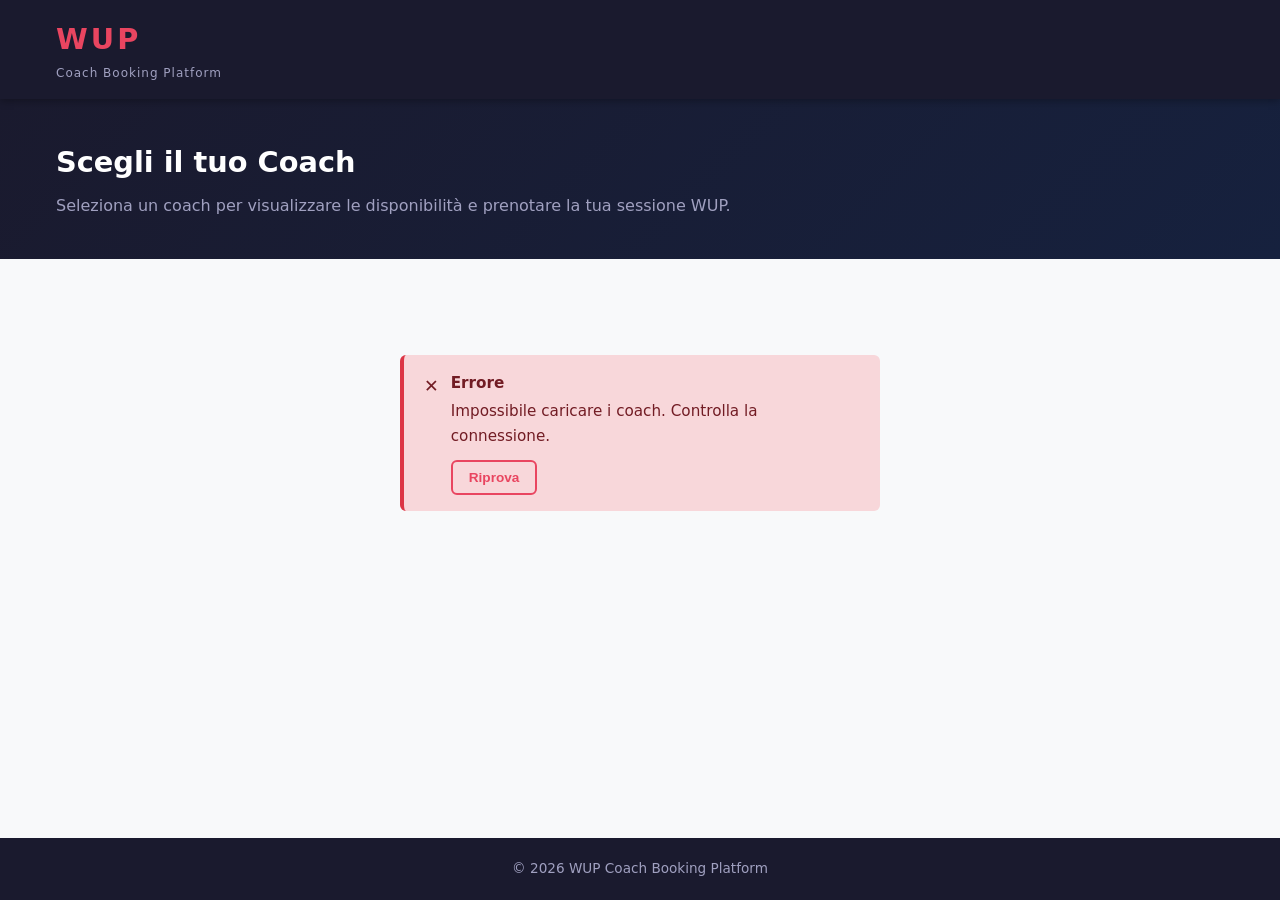
<file: web/booking.html>
<!DOCTYPE html>
<html lang="it">
<head>
  <meta charset="UTF-8">
  <meta name="viewport" content="width=device-width, initial-scale=1.0">
  <title>WUP Coach Booking – Prenota</title>
  <link rel="stylesheet" href="style.css">
</head>
<body>

  <header>
    <div class="container header-inner">
      <div>
        <div class="logo">WUP</div>
        <div class="logo-subtitle">Coach Booking Platform</div>
      </div>
    </div>
  </header>

  <main>
    <div class="container">

      <a href="index.html" class="back-link">&#8592; Torna ai coach</a>

      <!-- Info coach -->
      <div id="coach-info-bar" class="coach-info-bar hidden">
        <img id="coach-avatar" class="coach-avatar" src="" alt="Foto coach">
        <div>
          <div id="coach-name-bar" class="coach-name"></div>
          <div id="coach-role-bar" class="coach-role"></div>
        </div>
      </div>

      <!-- Step indicator -->
      <div class="step-indicator" id="step-indicator">
        <div class="step-item active" id="step-ind-1">
          <div class="step-num">1</div>
          <div class="step-label">Data</div>
        </div>
        <div class="step-line" id="step-line-1"></div>
        <div class="step-item" id="step-ind-2">
          <div class="step-num">2</div>
          <div class="step-label">Orario</div>
        </div>
        <div class="step-line" id="step-line-2"></div>
        <div class="step-item" id="step-ind-3">
          <div class="step-num">3</div>
          <div class="step-label">Dati</div>
        </div>
        <div class="step-line" id="step-line-3"></div>
        <div class="step-item" id="step-ind-4">
          <div class="step-num">4</div>
          <div class="step-label">Conferma</div>
        </div>
      </div>

      <!-- Alert globale -->
      <div id="global-alert" class="alert hidden"></div>

      <!-- ======================== STEP 1: Calendario ======================== -->
      <div id="step-1">
        <div class="calendar-section">
          <div class="calendar-section-title">Seleziona una data disponibile</div>
          <div class="calendar-wrapper">
            <div class="calendar-header">
              <button class="calendar-nav" id="cal-prev" aria-label="Mese precedente">&#8249;</button>
              <span class="calendar-month-label" id="cal-month-label"></span>
              <button class="calendar-nav" id="cal-next" aria-label="Mese successivo">&#8250;</button>
            </div>
            <div class="calendar-grid" id="cal-grid">
              <!-- Giorni della settimana -->
              <div class="calendar-dow">Lun</div>
              <div class="calendar-dow">Mar</div>
              <div class="calendar-dow">Mer</div>
              <div class="calendar-dow">Gio</div>
              <div class="calendar-dow">Ven</div>
              <div class="calendar-dow">Sab</div>
              <div class="calendar-dow">Dom</div>
            </div>
            <div id="cal-days"></div>
          </div>

          <div class="mt-16" style="font-size:.85rem;color:var(--gray-text);display:flex;gap:16px;flex-wrap:wrap;">
            <span style="display:flex;align-items:center;gap:6px;">
              <span style="width:14px;height:14px;background:#e8fdf0;border-radius:3px;display:inline-block"></span>
              Disponibile
            </span>
            <span style="display:flex;align-items:center;gap:6px;">
              <span style="width:14px;height:14px;background:var(--accent);border-radius:3px;display:inline-block"></span>
              Selezionato
            </span>
            <span style="display:flex;align-items:center;gap:6px;">
              <span style="width:14px;height:14px;background:var(--gray-light);border-radius:3px;display:inline-block"></span>
              Non disponibile
            </span>
          </div>
        </div>
      </div>

      <!-- ======================== STEP 2: Slot orari ======================== -->
      <div id="step-2" class="hidden">
        <div class="slots-section slide-up">
          <div class="slots-section-title">Seleziona un orario</div>
          <div id="slots-date-label" class="slots-date-label"></div>
          <div id="slots-grid" class="slots-grid">
            <div class="loading-overlay">
              <div class="spinner"></div>
            </div>
          </div>
          <div class="mt-24">
            <button class="btn btn-outline btn-sm" id="btn-back-to-cal">&#8592; Cambia data</button>
          </div>
        </div>
      </div>

      <!-- ======================== STEP 3: Form ======================== -->
      <div id="step-3" class="hidden">
        <div class="booking-form-wrapper slide-up">

          <!-- Riepilogo selezione -->
          <div class="booking-summary-box" id="booking-summary">
            <div class="summary-item">
              <div class="summary-item-label">Coach</div>
              <div class="summary-item-value" id="sum-coach">–</div>
            </div>
            <div class="summary-item">
              <div class="summary-item-label">Data</div>
              <div class="summary-item-value" id="sum-date">–</div>
            </div>
            <div class="summary-item">
              <div class="summary-item-label">Orario</div>
              <div class="summary-item-value" id="sum-time">–</div>
            </div>
          </div>

          <form id="booking-form" novalidate>
            <div class="form-grid">

              <div class="form-group">
                <label for="f-name">Nome <span class="req">*</span></label>
                <input type="text" id="f-name" name="client_name" autocomplete="given-name" placeholder="Mario">
                <span class="field-error hidden" id="err-name"></span>
              </div>

              <div class="form-group">
                <label for="f-surname">Cognome <span class="req">*</span></label>
                <input type="text" id="f-surname" name="client_surname" autocomplete="family-name" placeholder="Rossi">
                <span class="field-error hidden" id="err-surname"></span>
              </div>

              <div class="form-group">
                <label for="f-email">Email <span class="req">*</span></label>
                <input type="email" id="f-email" name="client_email" autocomplete="email" placeholder="mario@email.com">
                <span class="field-error hidden" id="err-email"></span>
              </div>

              <div class="form-group">
                <label for="f-phone">Telefono <span class="req">*</span></label>
                <input type="tel" id="f-phone" name="client_phone" autocomplete="tel" placeholder="+39 320 000 0000">
                <span class="field-error hidden" id="err-phone"></span>
              </div>

              <div class="form-group full">
                <label for="f-notes">Note (opzionale)</label>
                <textarea id="f-notes" name="notes" placeholder="Scrivi qui eventuali note o argomenti che vuoi affrontare nella sessione..."></textarea>
              </div>

              <div class="privacy-group">
                <input type="checkbox" id="f-privacy" name="privacy_consent">
                <label class="privacy-text" for="f-privacy">
                  Ho letto e accetto la <a href="#" target="_blank">Privacy Policy</a>.
                  Acconsento al trattamento dei miei dati personali per la gestione della prenotazione.
                  <span class="req">*</span>
                </label>
              </div>
              <span class="field-error hidden full" id="err-privacy"></span>

            </div><!-- /.form-grid -->

            <div class="mt-24" style="display:flex;gap:12px;flex-wrap:wrap;">
              <button type="button" class="btn btn-outline" id="btn-back-to-slots">&#8592; Cambia orario</button>
              <button type="submit" class="btn btn-primary" id="btn-submit">
                <span id="btn-submit-text">Conferma prenotazione</span>
                <span id="btn-submit-spinner" class="spinner hidden" style="width:18px;height:18px;border-width:3px"></span>
              </button>
            </div>

          </form>
        </div>
      </div>

      <!-- ======================== STEP 4: Conferma ======================== -->
      <div id="step-4" class="hidden">
        <div class="confirmation-box slide-up">
          <div class="confirmation-icon">&#10003;</div>
          <div class="confirmation-title">Prenotazione confermata!</div>
          <p class="confirmation-sub" id="conf-email-msg"></p>

          <div class="confirmation-details">
            <dl>
              <dt>Coach</dt>    <dd id="conf-coach">–</dd>
              <dt>Data</dt>     <dd id="conf-date">–</dd>
              <dt>Orario</dt>   <dd id="conf-time">–</dd>
              <dt>Codice</dt>   <dd id="conf-id">–</dd>
            </dl>
          </div>

          <div class="alert alert-warning">
            <span class="alert-icon">&#8505;</span>
            <span>Puoi cancellare la prenotazione tramite il link ricevuto via email.</span>
          </div>

          <a href="index.html" class="btn btn-primary btn-full mt-16">Prenota un'altra sessione</a>
        </div>
      </div>

    </div><!-- /.container -->
  </main>

  <footer>
    <p>&copy; <span id="year"></span> WUP Coach Booking Platform</p>
  </footer>

  <script src="app.js"></script>
  <script>
    document.getElementById('year').textContent = new Date().getFullYear();
  </script>
</body>
</html>
</file>
<file: web/style.css>
/* =====================================================
   WUP Coach Booking – Design System
   Mobile-first, vanilla CSS
   ===================================================== */

:root {
  --primary:     #1a1a2e;
  --primary-mid: #16213e;
  --primary-deep: #0f3460;
  --accent:      #e94560;
  --accent-hover:#c73652;
  --bg:          #f8f9fa;
  --white:       #ffffff;
  --gray-light:  #e9ecef;
  --gray:        #adb5bd;
  --gray-text:   #6c757d;
  --success:     #28a745;
  --error:       #dc3545;
  --warning:     #ffc107;
  --radius:      12px;
  --radius-sm:   6px;
  --shadow:      0 4px 16px rgba(0,0,0,.1);
  --shadow-sm:   0 2px 8px rgba(0,0,0,.08);
  --transition:  .2s ease;
}

/* ── Reset ── */
*, *::before, *::after { box-sizing: border-box; margin: 0; padding: 0; }
html { font-size: 16px; scroll-behavior: smooth; }
body {
  font-family: system-ui, -apple-system, BlinkMacSystemFont, "Segoe UI", sans-serif;
  background: var(--bg);
  color: var(--primary);
  line-height: 1.6;
  min-height: 100vh;
  display: flex;
  flex-direction: column;
}
img { max-width: 100%; display: block; }
a { color: var(--accent); }

/* ── Layout ── */
.container {
  width: 100%;
  max-width: 1200px;
  margin: 0 auto;
  padding: 0 16px;
}

main { flex: 1; padding: 32px 0 64px; }

/* ── Header ── */
header {
  background: var(--primary);
  color: var(--white);
  padding: 16px 0;
  box-shadow: 0 2px 8px rgba(0,0,0,.3);
  position: sticky;
  top: 0;
  z-index: 100;
}
.header-inner {
  display: flex;
  align-items: center;
  justify-content: space-between;
}
.logo {
  font-size: 1.8rem;
  font-weight: 900;
  letter-spacing: 3px;
  color: var(--accent);
  text-decoration: none;
}
.logo-subtitle {
  font-size: .75rem;
  color: #a0a0c0;
  letter-spacing: 1px;
  margin-top: 2px;
}

/* ── Footer ── */
footer {
  background: var(--primary);
  color: #a0a0c0;
  text-align: center;
  padding: 20px;
  font-size: .85rem;
}

/* ── Buttons ── */
.btn {
  display: inline-flex;
  align-items: center;
  justify-content: center;
  gap: 8px;
  padding: 12px 24px;
  border-radius: var(--radius-sm);
  font-size: .95rem;
  font-weight: 600;
  cursor: pointer;
  border: none;
  text-decoration: none;
  transition: background var(--transition), transform var(--transition), box-shadow var(--transition);
}
.btn:active { transform: scale(.98); }
.btn-primary { background: var(--accent); color: var(--white); }
.btn-primary:hover { background: var(--accent-hover); }
.btn-secondary { background: var(--primary); color: var(--white); }
.btn-secondary:hover { background: var(--primary-mid); }
.btn-outline {
  background: transparent;
  color: var(--accent);
  border: 2px solid var(--accent);
}
.btn-outline:hover { background: var(--accent); color: var(--white); }
.btn-sm { padding: 8px 16px; font-size: .85rem; }
.btn-full { width: 100%; }
.btn:disabled { opacity: .5; cursor: not-allowed; pointer-events: none; }

/* ── Cards ── */
.card {
  background: var(--white);
  border-radius: var(--radius);
  box-shadow: var(--shadow-sm);
  transition: box-shadow var(--transition), transform var(--transition);
  overflow: hidden;
}
.card:hover { box-shadow: var(--shadow); transform: translateY(-2px); }
.card-body { padding: 24px; }

/* ── Coach Grid ── */
.section-title {
  font-size: 1.6rem;
  font-weight: 700;
  color: var(--primary);
  margin-bottom: 8px;
}
.section-subtitle {
  color: var(--gray-text);
  margin-bottom: 32px;
  font-size: 1rem;
}

.coach-grid {
  display: grid;
  grid-template-columns: 1fr;
  gap: 24px;
}

@media (min-width: 600px)  { .coach-grid { grid-template-columns: repeat(2, 1fr); } }
@media (min-width: 960px)  { .coach-grid { grid-template-columns: repeat(3, 1fr); } }
@media (min-width: 1200px) { .coach-grid { grid-template-columns: repeat(4, 1fr); } }

.coach-card {
  display: flex;
  flex-direction: column;
  background: var(--white);
  border-radius: var(--radius);
  box-shadow: var(--shadow-sm);
  overflow: hidden;
  transition: box-shadow var(--transition), transform var(--transition);
}
.coach-card:hover { box-shadow: var(--shadow); transform: translateY(-3px); }

.coach-card-top {
  background: linear-gradient(135deg, var(--primary) 0%, var(--primary-mid) 100%);
  display: flex;
  flex-direction: column;
  align-items: center;
  padding: 28px 24px 20px;
}
.coach-avatar {
  width: 88px;
  height: 88px;
  border-radius: 50%;
  border: 3px solid var(--accent);
  object-fit: cover;
  margin-bottom: 14px;
  background: var(--primary-deep);
}
.coach-name {
  color: var(--white);
  font-size: 1.05rem;
  font-weight: 700;
  text-align: center;
  margin-bottom: 4px;
}
.coach-role {
  color: var(--accent);
  font-size: .8rem;
  font-weight: 600;
  text-transform: uppercase;
  letter-spacing: .5px;
  text-align: center;
}
.coach-card-body {
  flex: 1;
  display: flex;
  flex-direction: column;
  padding: 20px;
}
.coach-bio {
  color: var(--gray-text);
  font-size: .9rem;
  flex: 1;
  margin-bottom: 16px;
  line-height: 1.5;
}
.coach-card-body .btn { margin-top: auto; }

/* ── Page hero ── */
.page-hero {
  background: linear-gradient(135deg, var(--primary) 0%, var(--primary-mid) 100%);
  color: var(--white);
  padding: 40px 0;
  margin-bottom: 32px;
}
.page-hero h1 { font-size: 1.8rem; font-weight: 700; margin-bottom: 8px; }
.page-hero p  { color: #a0a0c0; font-size: 1rem; }

/* ── Coach info bar (booking page) ── */
.coach-info-bar {
  display: flex;
  align-items: center;
  gap: 16px;
  background: var(--white);
  border-radius: var(--radius);
  padding: 20px;
  margin-bottom: 28px;
  box-shadow: var(--shadow-sm);
}
.coach-info-bar .coach-avatar { width: 60px; height: 60px; border-width: 2px; margin: 0; }
.coach-info-bar .coach-name { color: var(--primary); font-size: 1.1rem; margin-bottom: 2px; }
.coach-info-bar .coach-role { color: var(--accent); }

/* ── Step indicator ── */
.step-indicator {
  display: flex;
  align-items: center;
  justify-content: center;
  gap: 0;
  margin-bottom: 32px;
}
.step-item {
  display: flex;
  flex-direction: column;
  align-items: center;
  gap: 6px;
}
.step-num {
  width: 36px;
  height: 36px;
  border-radius: 50%;
  background: var(--gray-light);
  color: var(--gray-text);
  display: flex;
  align-items: center;
  justify-content: center;
  font-weight: 700;
  font-size: .9rem;
  transition: background var(--transition), color var(--transition);
}
.step-item.active .step-num  { background: var(--accent); color: var(--white); }
.step-item.done .step-num    { background: var(--success); color: var(--white); }
.step-label {
  font-size: .75rem;
  color: var(--gray-text);
  font-weight: 500;
  white-space: nowrap;
}
.step-item.active .step-label { color: var(--accent); font-weight: 700; }
.step-line {
  flex: 1;
  height: 2px;
  background: var(--gray-light);
  margin: 0 8px;
  margin-bottom: 22px;
  min-width: 24px;
}
.step-line.done { background: var(--success); }

/* ── Calendar Picker ── */
.calendar-section { margin-bottom: 28px; }
.calendar-section-title {
  font-size: 1.1rem;
  font-weight: 700;
  margin-bottom: 16px;
  color: var(--primary);
}
.calendar-wrapper {
  background: var(--white);
  border-radius: var(--radius);
  box-shadow: var(--shadow-sm);
  padding: 20px;
}
.calendar-header {
  display: flex;
  align-items: center;
  justify-content: space-between;
  margin-bottom: 16px;
}
.calendar-month-label {
  font-size: 1rem;
  font-weight: 700;
  color: var(--primary);
  text-transform: capitalize;
}
.calendar-nav {
  background: none;
  border: none;
  cursor: pointer;
  color: var(--primary);
  font-size: 1.2rem;
  padding: 6px 10px;
  border-radius: var(--radius-sm);
  transition: background var(--transition);
}
.calendar-nav:hover { background: var(--gray-light); }

.calendar-grid {
  display: grid;
  grid-template-columns: repeat(7, 1fr);
  gap: 4px;
}
.calendar-dow {
  text-align: center;
  font-size: .75rem;
  font-weight: 700;
  color: var(--gray-text);
  padding: 4px 0 8px;
  text-transform: uppercase;
}
.day-cell {
  aspect-ratio: 1;
  display: flex;
  align-items: center;
  justify-content: center;
  border-radius: var(--radius-sm);
  font-size: .9rem;
  font-weight: 500;
  cursor: default;
  transition: background var(--transition), color var(--transition);
  position: relative;
}
.day-cell.empty        { background: transparent; }
.day-cell.past         { color: var(--gray-light); }
.day-cell.today        { border: 2px solid var(--primary); font-weight: 700; }
.day-cell.unavailable  { color: var(--gray); }
.day-cell.available {
  background: #e8fdf0;
  color: var(--success);
  cursor: pointer;
  font-weight: 700;
}
.day-cell.available:hover { background: var(--success); color: var(--white); }
.day-cell.selected {
  background: var(--accent) !important;
  color: var(--white) !important;
}
.day-cell.loading { opacity: .4; }

/* ── Date evento (3 pulsanti fissi) ── */
.date-event-btn {
  width: 100%;
  padding: 18px 24px;
  border-radius: 10px;
  border: 2px solid var(--border);
  background: var(--card-bg);
  color: var(--text);
  font-size: 1rem;
  font-weight: 600;
  text-align: left;
  cursor: pointer;
  transition: all 0.2s;
}
.date-event-btn.available {
  border-color: var(--success);
  color: var(--success);
}
.date-event-btn.available:hover {
  background: var(--success);
  color: var(--white);
}
.date-event-btn.selected {
  background: var(--accent) !important;
  border-color: var(--accent) !important;
  color: var(--white) !important;
}
.date-event-btn.unavailable {
  opacity: 0.4;
  cursor: not-allowed;
}
.date-event-btn.loading {
  opacity: 0.5;
  cursor: not-allowed;
}

/* ── Slots ── */
.slots-section { margin-bottom: 28px; }
.slots-section-title {
  font-size: 1.1rem;
  font-weight: 700;
  margin-bottom: 4px;
  color: var(--primary);
}
.slots-date-label {
  color: var(--gray-text);
  font-size: .9rem;
  margin-bottom: 16px;
}
.slots-grid {
  display: flex;
  flex-wrap: wrap;
  gap: 10px;
}
.slot-chip {
  padding: 10px 18px;
  border-radius: 24px;
  border: 2px solid var(--gray-light);
  background: var(--white);
  color: var(--primary);
  font-size: .9rem;
  font-weight: 600;
  cursor: pointer;
  transition: border-color var(--transition), background var(--transition), color var(--transition);
}
.slot-chip:hover  { border-color: var(--accent); color: var(--accent); }
.slot-chip.selected { background: var(--accent); border-color: var(--accent); color: var(--white); }

/* ── Form ── */
.booking-form-wrapper {
  background: var(--white);
  border-radius: var(--radius);
  box-shadow: var(--shadow-sm);
  padding: 28px;
  margin-bottom: 28px;
}
.booking-summary-box {
  background: var(--primary-mid);
  color: var(--white);
  border-radius: var(--radius-sm);
  padding: 16px 20px;
  margin-bottom: 24px;
  display: grid;
  grid-template-columns: repeat(3, 1fr);
  gap: 12px;
  text-align: center;
}
.summary-item-label { font-size: .75rem; color: #a0a0c0; text-transform: uppercase; letter-spacing: .5px; }
.summary-item-value { font-size: .95rem; font-weight: 700; margin-top: 4px; }

.form-grid {
  display: grid;
  grid-template-columns: 1fr;
  gap: 16px;
}
@media (min-width: 560px) { .form-grid { grid-template-columns: 1fr 1fr; } }

.form-group { display: flex; flex-direction: column; gap: 6px; }
.form-group.full { grid-column: 1 / -1; }

label {
  font-size: .85rem;
  font-weight: 600;
  color: var(--primary);
}
label .req { color: var(--accent); margin-left: 2px; }

input[type="text"],
input[type="email"],
input[type="tel"],
textarea,
select {
  width: 100%;
  padding: 12px 14px;
  border: 2px solid var(--gray-light);
  border-radius: var(--radius-sm);
  font-size: .95rem;
  color: var(--primary);
  background: var(--white);
  transition: border-color var(--transition), box-shadow var(--transition);
  font-family: inherit;
}
input:focus, textarea:focus, select:focus {
  outline: none;
  border-color: var(--accent);
  box-shadow: 0 0 0 3px rgba(233,69,96,.15);
}
input.error, textarea.error { border-color: var(--error); }
textarea { resize: vertical; min-height: 80px; }

.privacy-group {
  display: flex;
  align-items: flex-start;
  gap: 12px;
  grid-column: 1 / -1;
  padding: 16px;
  background: var(--bg);
  border-radius: var(--radius-sm);
  border: 2px solid var(--gray-light);
}
.privacy-group input[type="checkbox"] {
  width: 18px;
  height: 18px;
  min-width: 18px;
  cursor: pointer;
  accent-color: var(--accent);
  margin-top: 2px;
}
.privacy-text { font-size: .85rem; color: var(--gray-text); line-height: 1.5; }
.privacy-text a { color: var(--accent); }

.field-error { font-size: .8rem; color: var(--error); margin-top: 2px; }

/* ── Alerts ── */
.alert {
  padding: 16px 20px;
  border-radius: var(--radius-sm);
  margin-bottom: 20px;
  font-size: .95rem;
  display: flex;
  align-items: flex-start;
  gap: 12px;
}
.alert-success { background: #d4edda; color: #155724; border-left: 4px solid var(--success); }
.alert-error   { background: #f8d7da; color: #721c24; border-left: 4px solid var(--error); }
.alert-warning { background: #fff3cd; color: #856404; border-left: 4px solid var(--warning); }
.alert-icon    { font-size: 1.1rem; margin-top: 1px; }

/* ── Loading spinner ── */
.loading-overlay {
  display: flex;
  align-items: center;
  justify-content: center;
  padding: 48px;
  flex-direction: column;
  gap: 16px;
}
.spinner {
  width: 40px;
  height: 40px;
  border: 4px solid var(--gray-light);
  border-top-color: var(--accent);
  border-radius: 50%;
  animation: spin .8s linear infinite;
}
@keyframes spin { to { transform: rotate(360deg); } }
.loading-text { color: var(--gray-text); font-size: .9rem; }

/* ── Confirmation screen ── */
.confirmation-box {
  background: var(--white);
  border-radius: var(--radius);
  box-shadow: var(--shadow);
  padding: 48px 32px;
  text-align: center;
  max-width: 520px;
  margin: 0 auto;
}
.confirmation-icon {
  width: 72px;
  height: 72px;
  background: #d4edda;
  border-radius: 50%;
  display: flex;
  align-items: center;
  justify-content: center;
  margin: 0 auto 24px;
  font-size: 2rem;
}
.confirmation-title { font-size: 1.5rem; font-weight: 700; color: var(--primary); margin-bottom: 12px; }
.confirmation-sub   { color: var(--gray-text); margin-bottom: 24px; }
.confirmation-details {
  background: var(--bg);
  border-radius: var(--radius-sm);
  padding: 16px;
  text-align: left;
  margin-bottom: 28px;
}
.confirmation-details dl { display: grid; grid-template-columns: auto 1fr; gap: 8px 16px; }
.confirmation-details dt { font-weight: 600; font-size: .85rem; color: var(--gray-text); }
.confirmation-details dd { font-size: .9rem; color: var(--primary); }

/* ── Cancel page ── */
.cancel-box {
  background: var(--white);
  border-radius: var(--radius);
  box-shadow: var(--shadow);
  padding: 40px 32px;
  text-align: center;
  max-width: 480px;
  margin: 60px auto;
}
.cancel-box .icon { font-size: 56px; margin-bottom: 16px; }
.cancel-box h2    { font-size: 1.4rem; margin-bottom: 12px; }
.cancel-box p     { color: var(--gray-text); margin-bottom: 24px; }

/* ── Animations ── */
@keyframes fadeIn  { from { opacity: 0; } to { opacity: 1; } }
@keyframes slideUp { from { opacity: 0; transform: translateY(16px); } to { opacity: 1; transform: translateY(0); } }
.fade-in  { animation: fadeIn  .3s ease both; }
.slide-up { animation: slideUp .3s ease both; }

/* ── Utility ── */
.hidden   { display: none !important; }
.mt-8     { margin-top: 8px; }
.mt-16    { margin-top: 16px; }
.mt-24    { margin-top: 24px; }
.text-center { text-align: center; }
.back-link {
  display: inline-flex;
  align-items: center;
  gap: 6px;
  color: var(--gray-text);
  font-size: .9rem;
  text-decoration: none;
  margin-bottom: 20px;
}
.back-link:hover { color: var(--accent); }

@media (max-width: 480px) {
  .booking-summary-box { grid-template-columns: 1fr; }
  .confirmation-box    { padding: 32px 20px; }
  .step-label          { display: none; }
}
</file>
